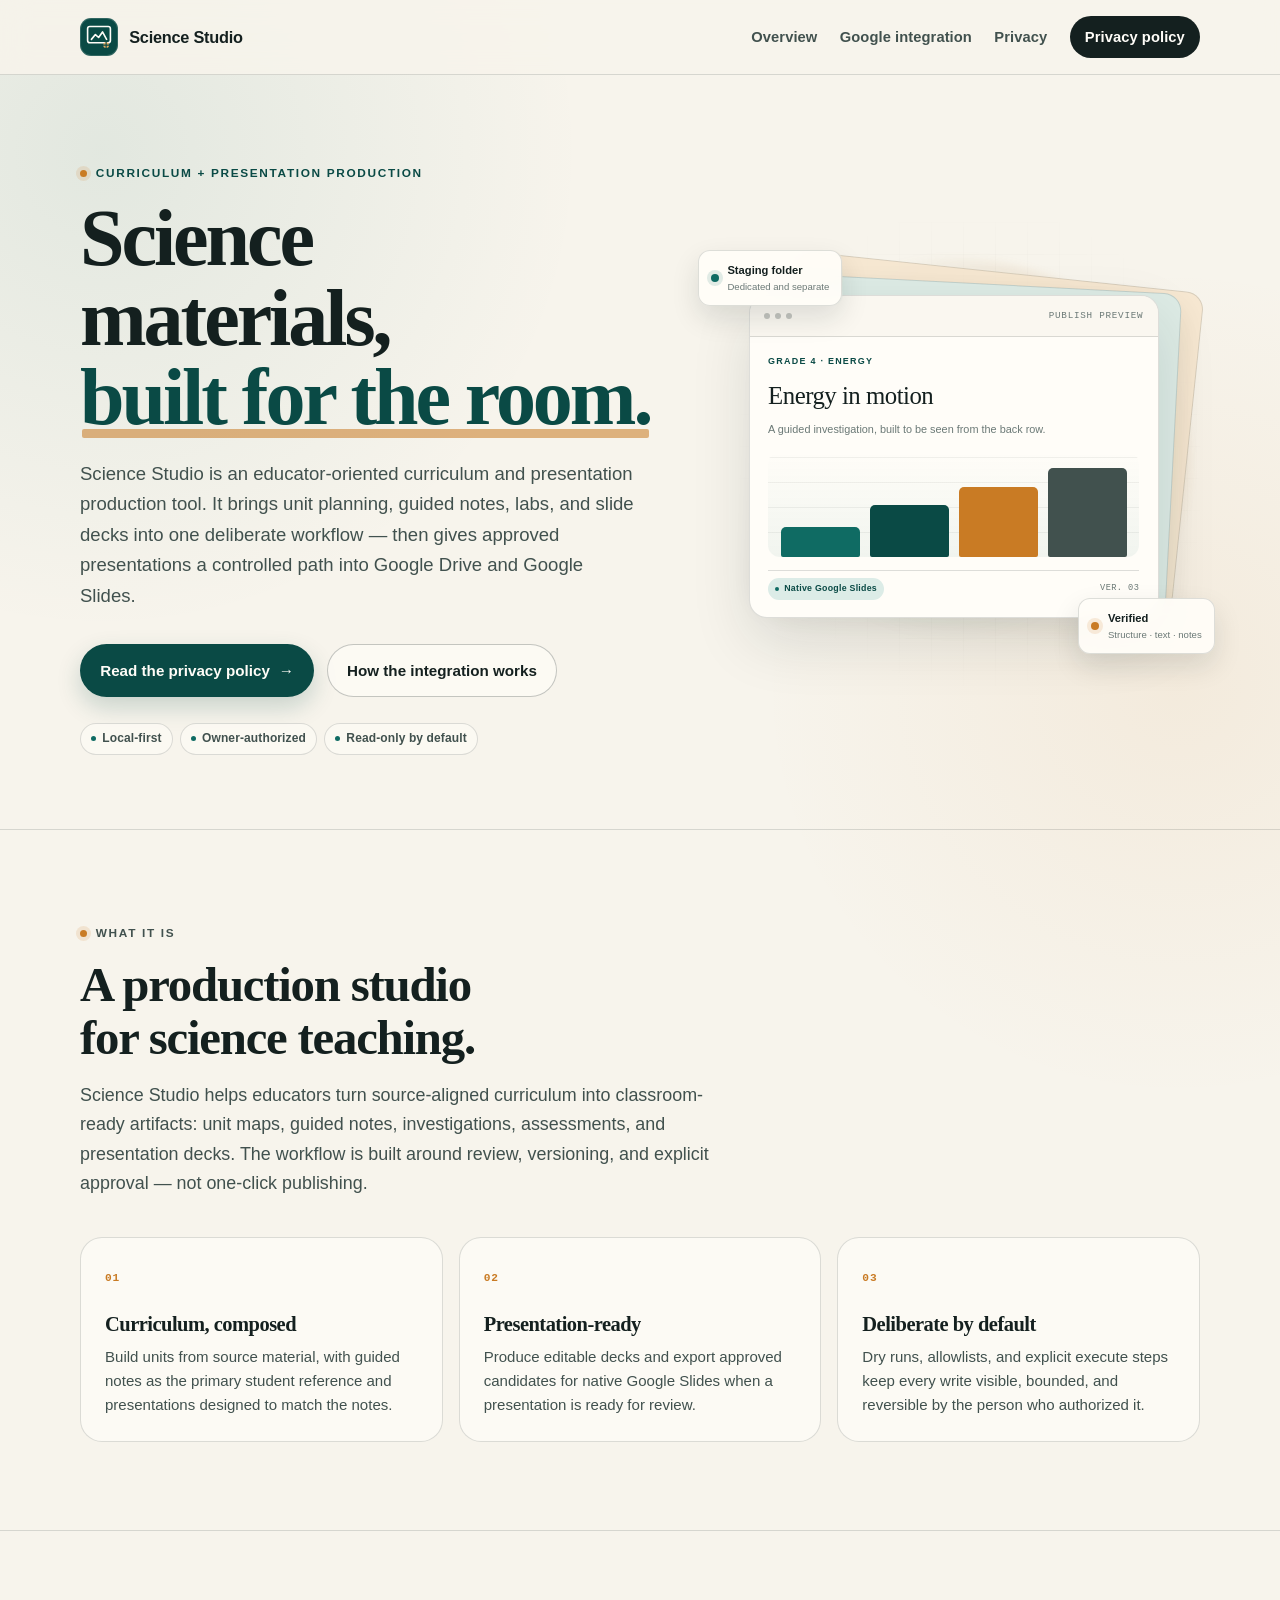
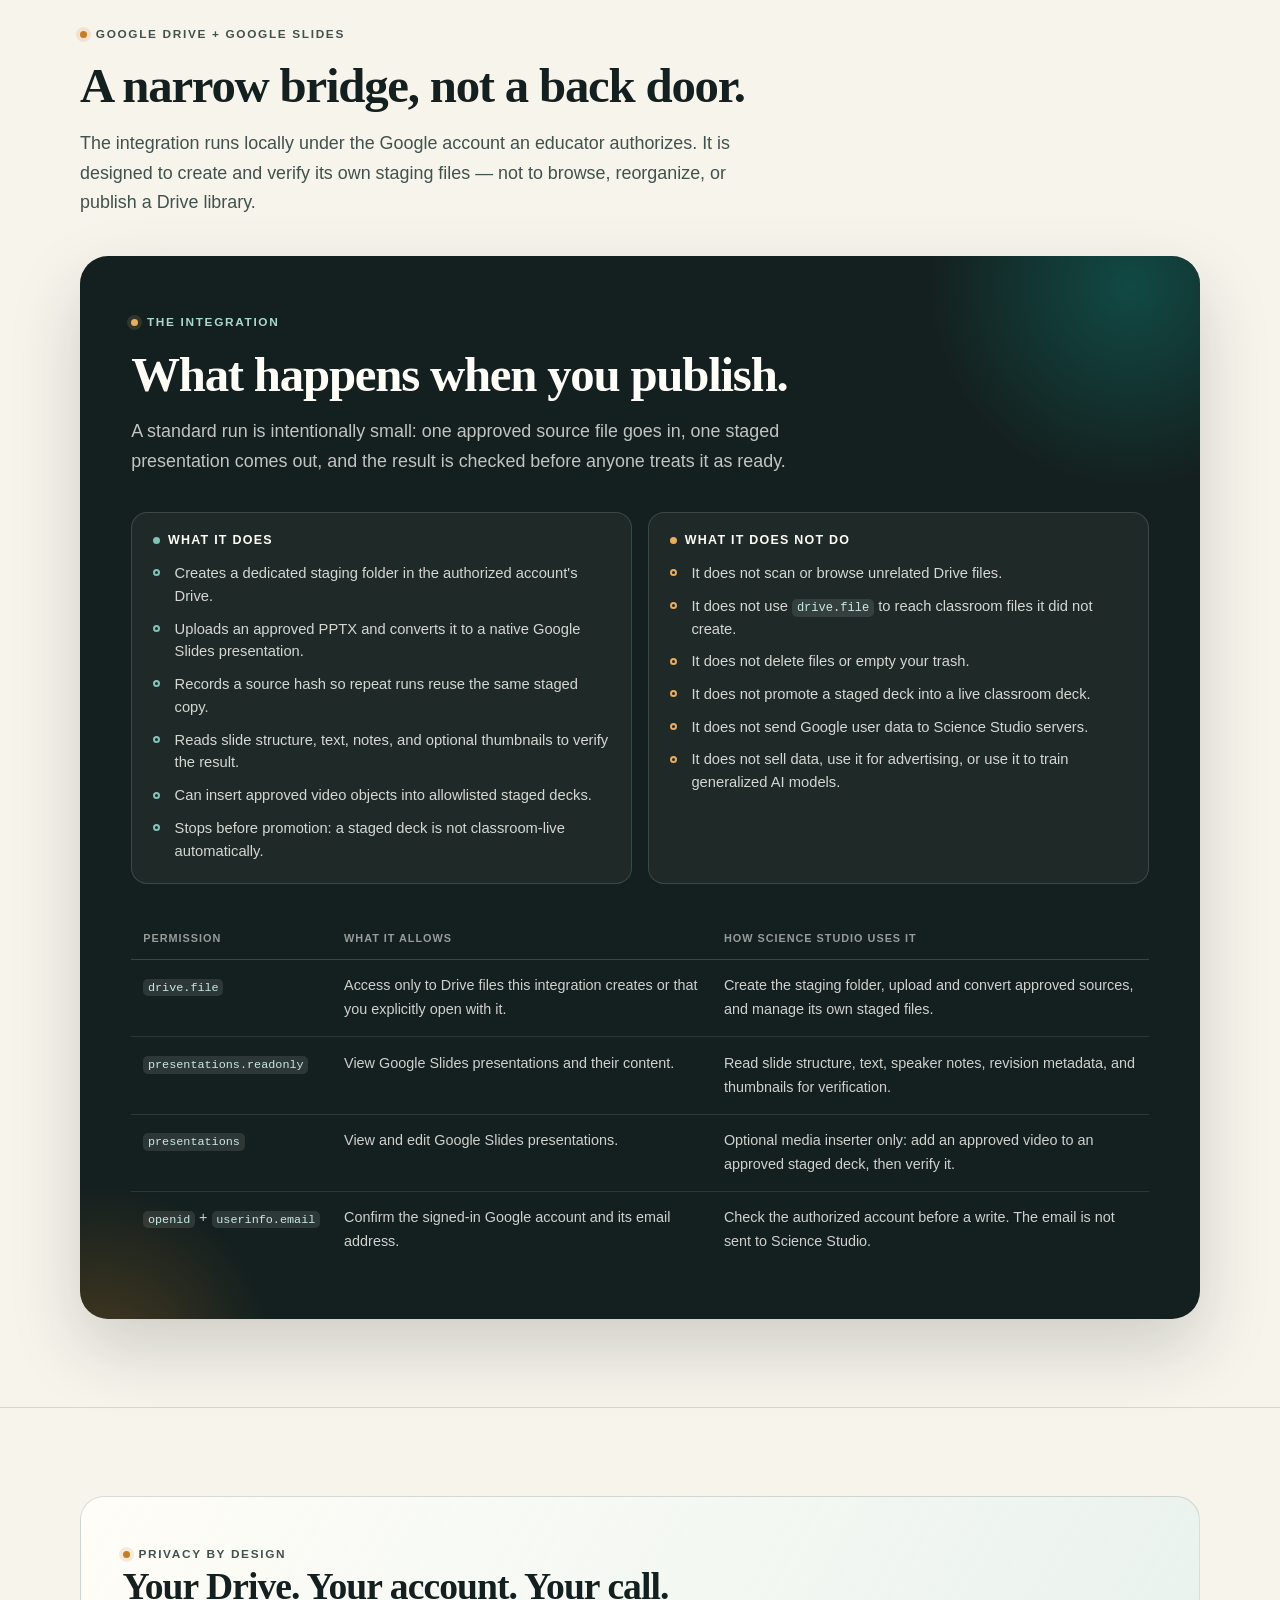
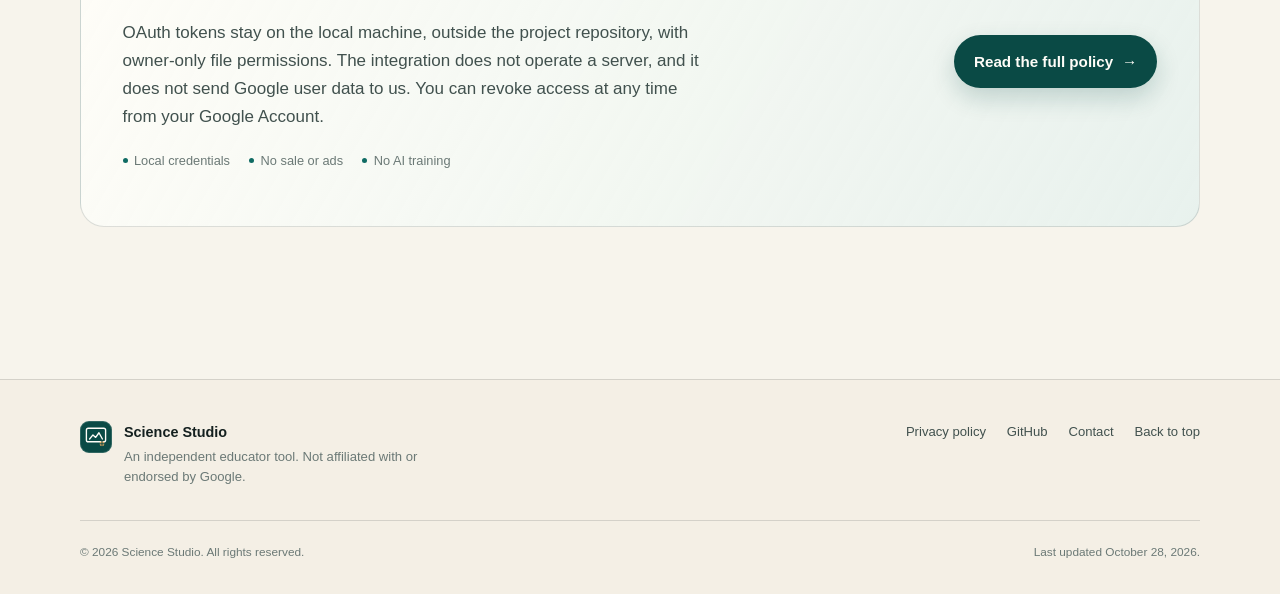
<file: index.html>
<!DOCTYPE html>
<html lang="en">
<head>
  <meta charset="utf-8">
  <meta name="viewport" content="width=device-width, initial-scale=1">
  <title>Science Studio — Curriculum and presentation production for educators</title>
  <meta name="description" content="Science Studio is an educator-oriented curriculum and presentation production tool with a controlled Google Drive and Google Slides integration.">
  <meta name="theme-color" content="#0a4a45">
  <meta property="og:title" content="Science Studio">
  <meta property="og:description" content="Curriculum and presentation production for educators, with a controlled Google Drive and Google Slides integration.">
  <meta property="og:type" content="website">
  <meta property="og:url" content="https://owenreagan-cyber.github.io/science-studio-privacy/">
  <link rel="canonical" href="https://owenreagan-cyber.github.io/science-studio-privacy/">
  <link rel="icon" href="favicon.svg" type="image/svg+xml">
  <link rel="stylesheet" href="styles.css">
</head>
<body>
  <a class="skip-link" href="#main">Skip to main content</a>

  <header class="site-header">
    <div class="wrap header-inner">
      <a class="brand" href="index.html" aria-label="Science Studio home">
        <span class="brand-mark" aria-hidden="true">
          <svg viewBox="0 0 40 40" role="img" focusable="false">
            <rect x="8" y="9" width="24" height="17" rx="2.4" fill="none" stroke="#fffdf8" stroke-width="1.7"/>
            <path d="M12 22.5l4.2-5.1 3.4 3.1 4.1-5.8 4.3 7.8" fill="none" stroke="#fffdf8" stroke-width="1.7" stroke-linecap="round" stroke-linejoin="round"/>
            <circle cx="27.5" cy="28.5" r="3.1" fill="#e7ad62"/>
            <path d="M27.5 24.2v8.6M23.2 28.5h8.6" stroke="#0a4a45" stroke-width="1.2" stroke-linecap="round"/>
          </svg>
        </span>
        Science Studio
      </a>
      <nav class="nav" aria-label="Primary">
        <a href="#overview">Overview</a>
        <a href="#google-integration">Google integration</a>
        <a href="privacy.html">Privacy</a>
        <a class="nav-cta" href="privacy.html">Privacy policy</a>
      </nav>
    </div>
  </header>

  <main id="main">
    <section class="hero">
      <div class="wrap hero-grid">
        <div class="hero-copy">
          <p class="eyebrow">Curriculum + presentation production</p>
          <h1>Science materials, <span class="accent">built for the room.</span></h1>
          <p class="lede">
            Science Studio is an educator-oriented curriculum and presentation production tool.
            It brings unit planning, guided notes, labs, and slide decks into one deliberate
            workflow — then gives approved presentations a controlled path into Google Drive
            and Google Slides.
          </p>
          <div class="actions">
            <a class="button button-primary" href="privacy.html">
              Read the privacy policy
              <span class="arrow" aria-hidden="true">→</span>
            </a>
            <a class="button button-secondary" href="#google-integration">How the integration works</a>
          </div>
          <ul class="badges" aria-label="Key properties">
            <li class="badge">Local-first</li>
            <li class="badge">Owner-authorized</li>
            <li class="badge">Read-only by default</li>
          </ul>
        </div>

        <div class="hero-visual" aria-label="Illustration of a Science Studio presentation being prepared for Google Slides">
          <div class="deck" aria-hidden="true">
            <div class="deck-sheet back"></div>
            <div class="deck-sheet middle"></div>
            <div class="deck-sheet front">
              <div class="deck-topbar">
                <div class="deck-dots"><span></span><span></span><span></span></div>
                <span class="deck-label">Publish preview</span>
              </div>
              <div class="deck-body">
                <span class="deck-kicker">Grade 4 · Energy</span>
                <p class="deck-title">Energy in motion</p>
                <p class="deck-sub">A guided investigation, built to be seen from the back row.</p>
                <div class="deck-chart">
                  <span class="deck-bar" style="height: 32%"></span>
                  <span class="deck-bar" style="height: 55%"></span>
                  <span class="deck-bar" style="height: 74%"></span>
                  <span class="deck-bar" style="height: 94%"></span>
                </div>
                <div class="deck-foot">
                  <span class="deck-pill">Native Google Slides</span>
                  <span>Ver. 03</span>
                </div>
              </div>
            </div>
          </div>
          <div class="float-chip one" aria-hidden="true">
            <span class="mini-dot"></span>
            <span>Staging folder<small>Dedicated and separate</small></span>
          </div>
          <div class="float-chip two" aria-hidden="true">
            <span class="mini-dot"></span>
            <span>Verified<small>Structure · text · notes</small></span>
          </div>
        </div>
      </div>
    </section>

    <section class="section" id="overview">
      <div class="wrap">
        <div class="section-head">
          <p class="eyebrow">What it is</p>
          <h2>A production studio for science teaching.</h2>
          <p class="lede">
            Science Studio helps educators turn source-aligned curriculum into classroom-ready
            artifacts: unit maps, guided notes, investigations, assessments, and presentation decks.
            The workflow is built around review, versioning, and explicit approval — not one-click
            publishing.
          </p>
        </div>

        <div class="card-grid">
          <article class="card">
            <span class="card-number">01</span>
            <h3>Curriculum, composed</h3>
            <p>
              Build units from source material, with guided notes as the primary student
              reference and presentations designed to match the notes.
            </p>
          </article>
          <article class="card">
            <span class="card-number">02</span>
            <h3>Presentation-ready</h3>
            <p>
              Produce editable decks and export approved candidates for native Google Slides
              when a presentation is ready for review.
            </p>
          </article>
          <article class="card">
            <span class="card-number">03</span>
            <h3>Deliberate by default</h3>
            <p>
              Dry runs, allowlists, and explicit execute steps keep every write visible,
              bounded, and reversible by the person who authorized it.
            </p>
          </article>
        </div>
      </div>
    </section>

    <section class="section" id="google-integration">
      <div class="wrap">
        <div class="section-head">
          <p class="eyebrow">Google Drive + Google Slides</p>
          <h2>A narrow bridge, not a back door.</h2>
          <p class="lede">
            The integration runs locally under the Google account an educator authorizes.
            It is designed to create and verify its own staging files — not to browse,
            reorganize, or publish a Drive library.
          </p>
        </div>

        <div class="panel">
          <p class="eyebrow">The integration</p>
          <h2>What happens when you publish.</h2>
          <p class="lede">
            A standard run is intentionally small: one approved source file goes in, one
            staged presentation comes out, and the result is checked before anyone treats
            it as ready.
          </p>

          <div class="panel-grid">
            <div class="panel-col">
              <h3>What it does</h3>
              <ul class="check-list">
                <li>Creates a dedicated staging folder in the authorized account's Drive.</li>
                <li>Uploads an approved PPTX and converts it to a native Google Slides presentation.</li>
                <li>Records a source hash so repeat runs reuse the same staged copy.</li>
                <li>Reads slide structure, text, notes, and optional thumbnails to verify the result.</li>
                <li>Can insert approved video objects into allowlisted staged decks.</li>
                <li>Stops before promotion: a staged deck is not classroom-live automatically.</li>
              </ul>
            </div>
            <div class="panel-col muted">
              <h3>What it does not do</h3>
              <ul class="check-list">
                <li>It does not scan or browse unrelated Drive files.</li>
                <li>It does not use <code>drive.file</code> to reach classroom files it did not create.</li>
                <li>It does not delete files or empty your trash.</li>
                <li>It does not promote a staged deck into a live classroom deck.</li>
                <li>It does not send Google user data to Science Studio servers.</li>
                <li>It does not sell data, use it for advertising, or use it to train generalized AI models.</li>
              </ul>
            </div>
          </div>

          <table class="scope-table">
            <caption class="visually-hidden">Google API scopes used by the Science Studio integration</caption>
            <thead>
              <tr>
                <th scope="col">Permission</th>
                <th scope="col">What it allows</th>
                <th scope="col">How Science Studio uses it</th>
              </tr>
            </thead>
            <tbody>
              <tr>
                <td><span class="scope">drive.file</span></td>
                <td data-label="Allows">Access only to Drive files this integration creates or that you explicitly open with it.</td>
                <td data-label="Use">Create the staging folder, upload and convert approved sources, and manage its own staged files.</td>
              </tr>
              <tr>
                <td><span class="scope">presentations.readonly</span></td>
                <td data-label="Allows">View Google Slides presentations and their content.</td>
                <td data-label="Use">Read slide structure, text, speaker notes, revision metadata, and thumbnails for verification.</td>
              </tr>
              <tr>
                <td><span class="scope">presentations</span></td>
                <td data-label="Allows">View and edit Google Slides presentations.</td>
                <td data-label="Use">Optional media inserter only: add an approved video to an approved staged deck, then verify it.</td>
              </tr>
              <tr>
                <td><span class="scope">openid</span> + <span class="scope">userinfo.email</span></td>
                <td data-label="Allows">Confirm the signed-in Google account and its email address.</td>
                <td data-label="Use">Check the authorized account before a write. The email is not sent to Science Studio.</td>
              </tr>
            </tbody>
          </table>
        </div>
      </div>
    </section>

    <section class="section" id="privacy">
      <div class="wrap">
        <div class="privacy-callout">
          <div>
            <p class="eyebrow">Privacy by design</p>
            <h2>Your Drive. Your account. Your call.</h2>
            <p>
              OAuth tokens stay on the local machine, outside the project repository,
              with owner-only file permissions. The integration does not operate a server,
              and it does not send Google user data to us. You can revoke access at any time
              from your Google Account.
            </p>
            <ul class="fact-row" aria-label="Privacy highlights">
              <li>Local credentials</li>
              <li>No sale or ads</li>
              <li>No AI training</li>
            </ul>
          </div>
          <a class="button button-primary" href="privacy.html">
            Read the full policy
            <span class="arrow" aria-hidden="true">→</span>
          </a>
        </div>
      </div>
    </section>
  </main>

  <footer class="site-footer">
    <div class="wrap footer-inner">
      <div class="footer-brand">
        <span class="brand-mark" aria-hidden="true">
          <svg viewBox="0 0 40 40" role="img" focusable="false">
            <rect x="8" y="9" width="24" height="17" rx="2.4" fill="none" stroke="#fffdf8" stroke-width="1.7"/>
            <path d="M12 22.5l4.2-5.1 3.4 3.1 4.1-5.8 4.3 7.8" fill="none" stroke="#fffdf8" stroke-width="1.7" stroke-linecap="round" stroke-linejoin="round"/>
            <circle cx="27.5" cy="28.5" r="3.1" fill="#e7ad62"/>
            <path d="M27.5 24.2v8.6M23.2 28.5h8.6" stroke="#0a4a45" stroke-width="1.2" stroke-linecap="round"/>
          </svg>
        </span>
        <p>
          <strong>Science Studio</strong>
          An independent educator tool. Not affiliated with or endorsed by Google.
        </p>
      </div>
      <nav class="footer-links" aria-label="Footer">
        <a href="privacy.html">Privacy policy</a>
        <a href="https://github.com/owenreagan-cyber/science-studio-privacy" rel="noopener">GitHub</a>
        <a href="https://github.com/owenreagan-cyber/science-studio-privacy/issues" rel="noopener">Contact</a>
        <a href="#main">Back to top</a>
      </nav>
      <div class="footer-note">
        <span>© 2026 Science Studio. All rights reserved.</span>
        <span>Last updated October 28, 2026.</span>
      </div>
    </div>
  </footer>
</body>
</html>
</file>
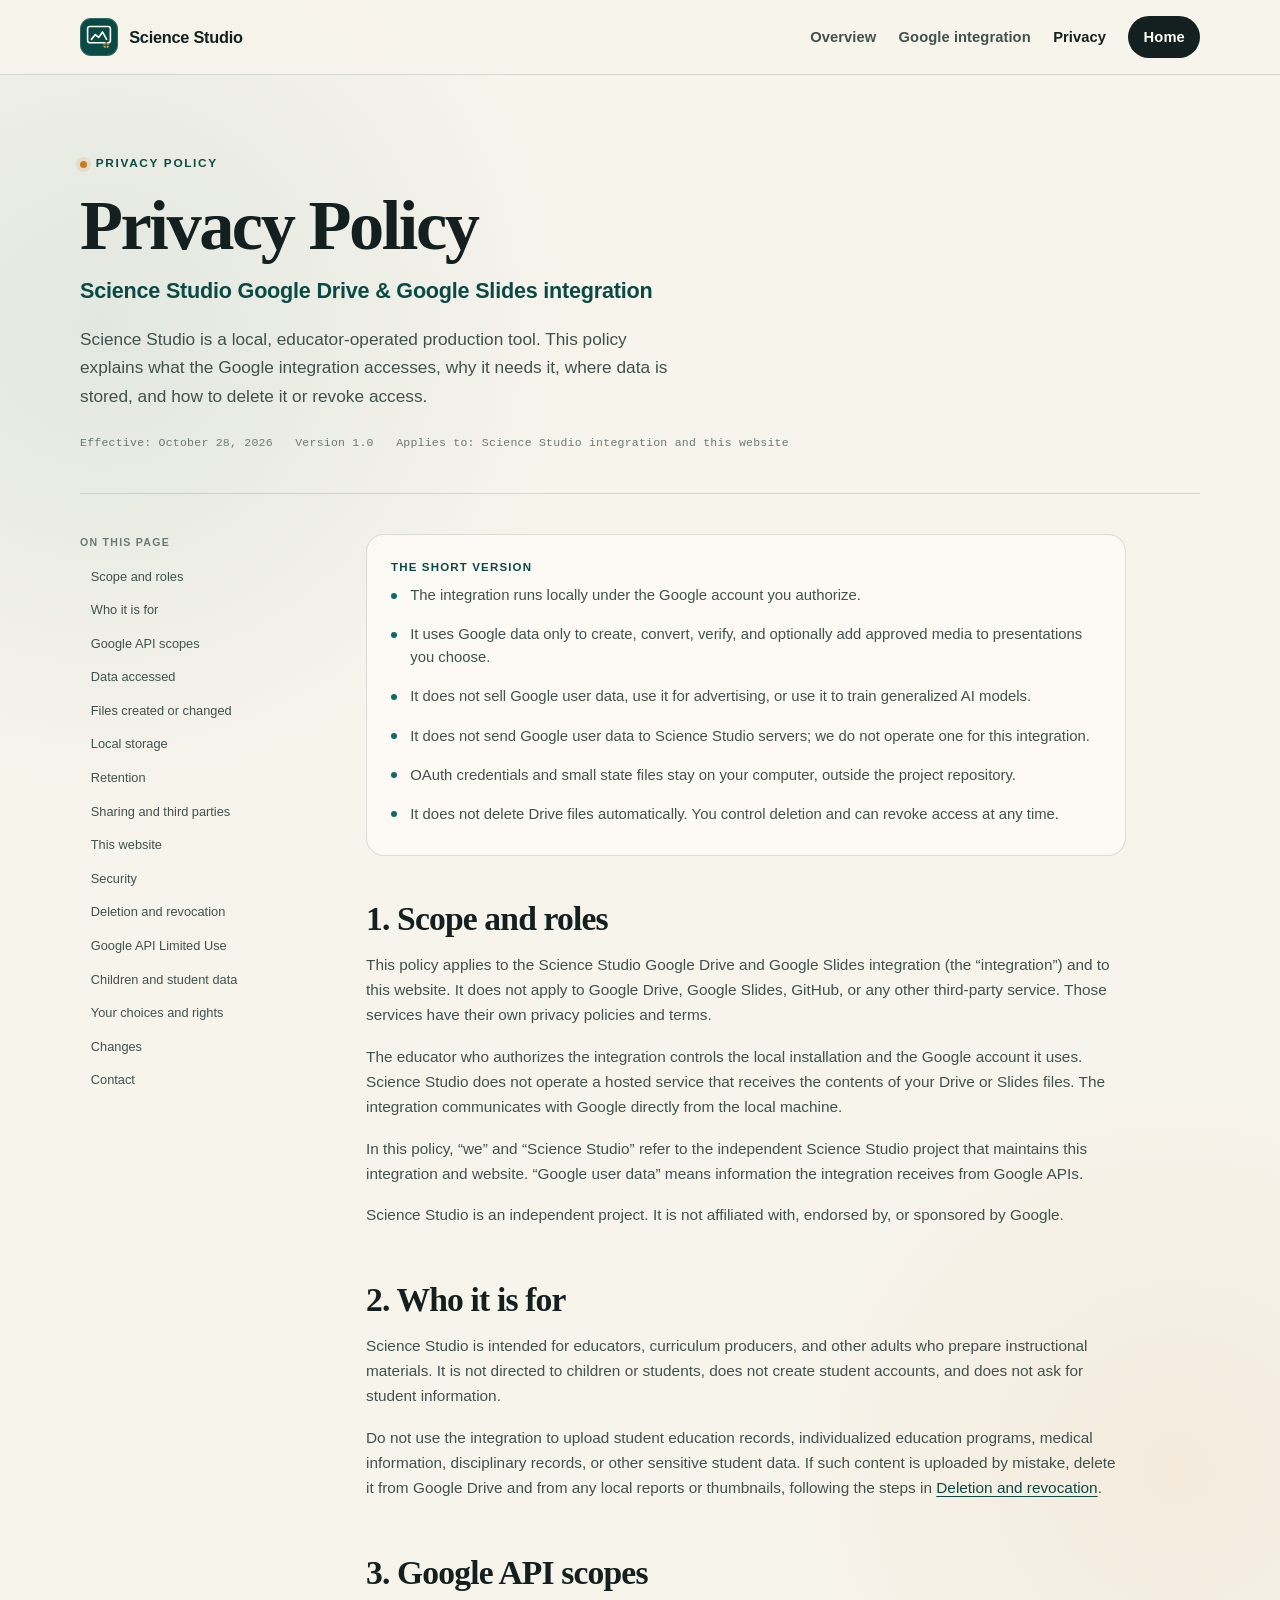
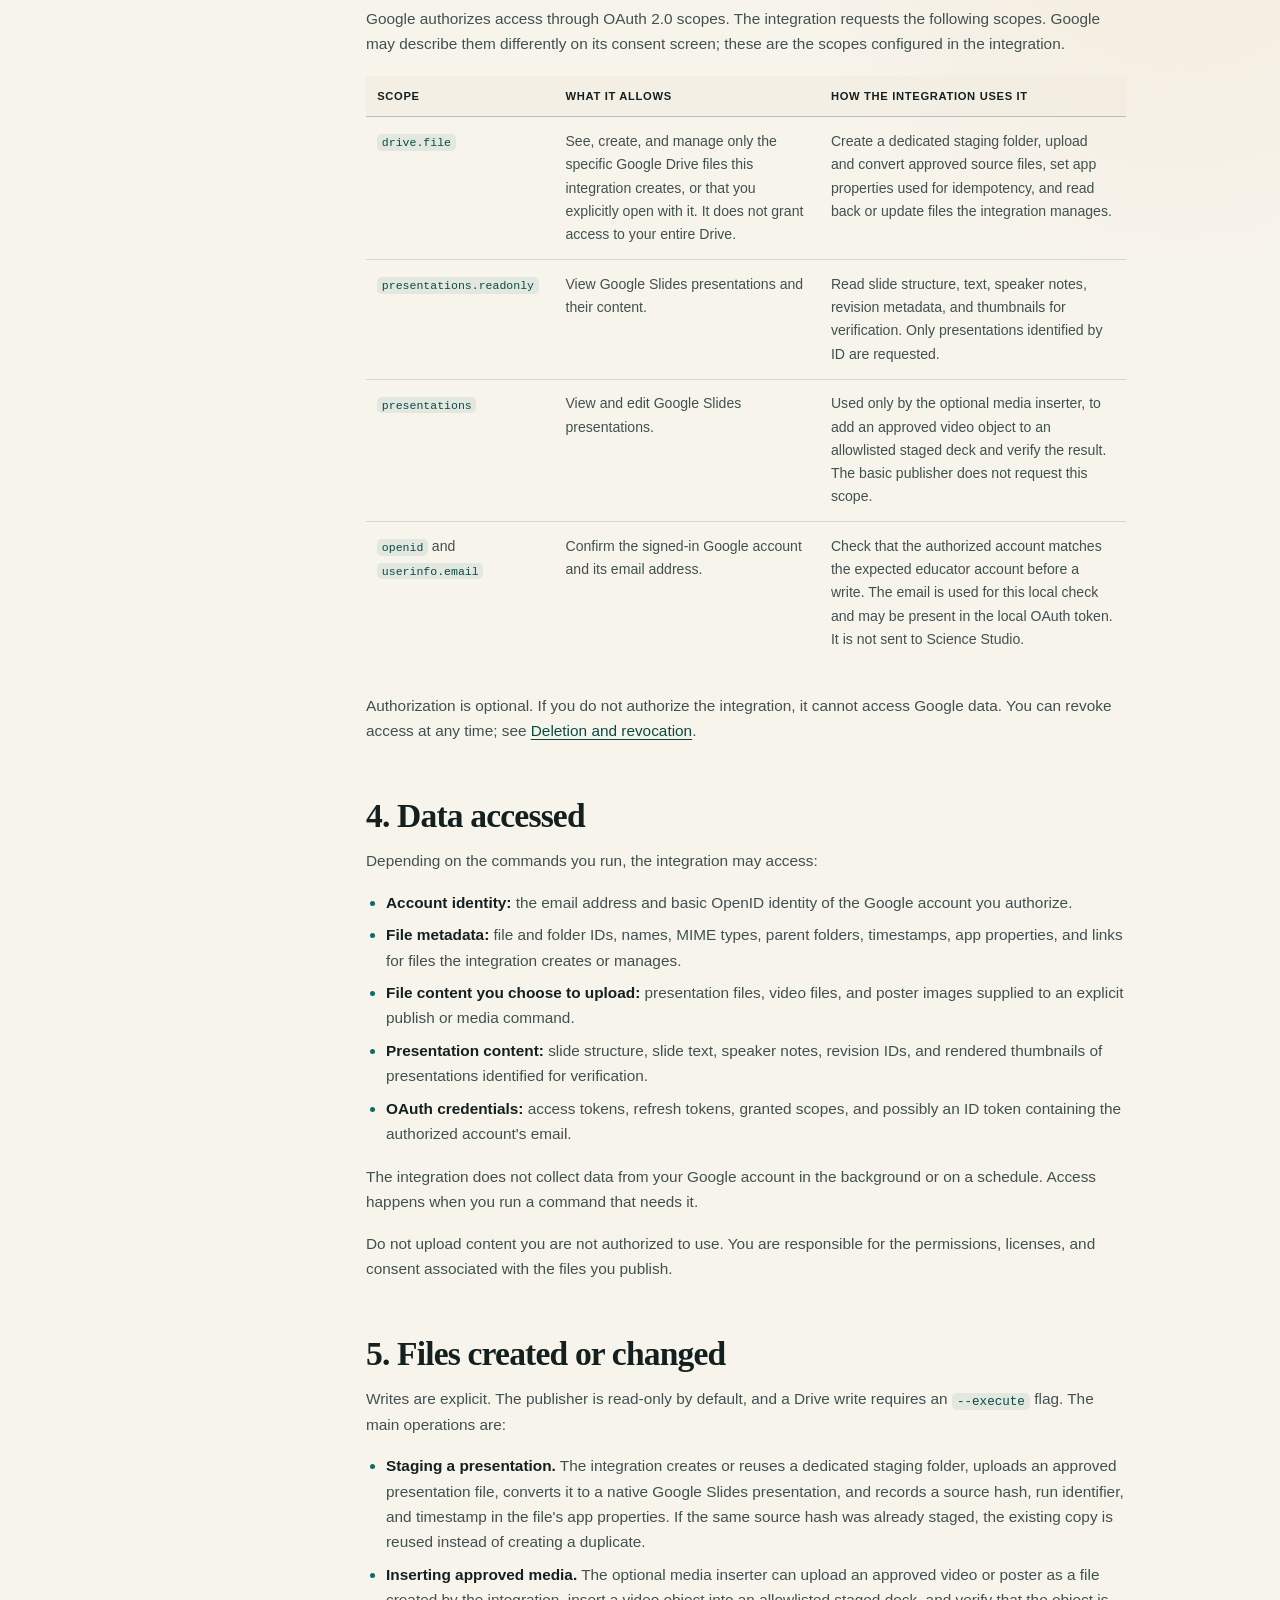
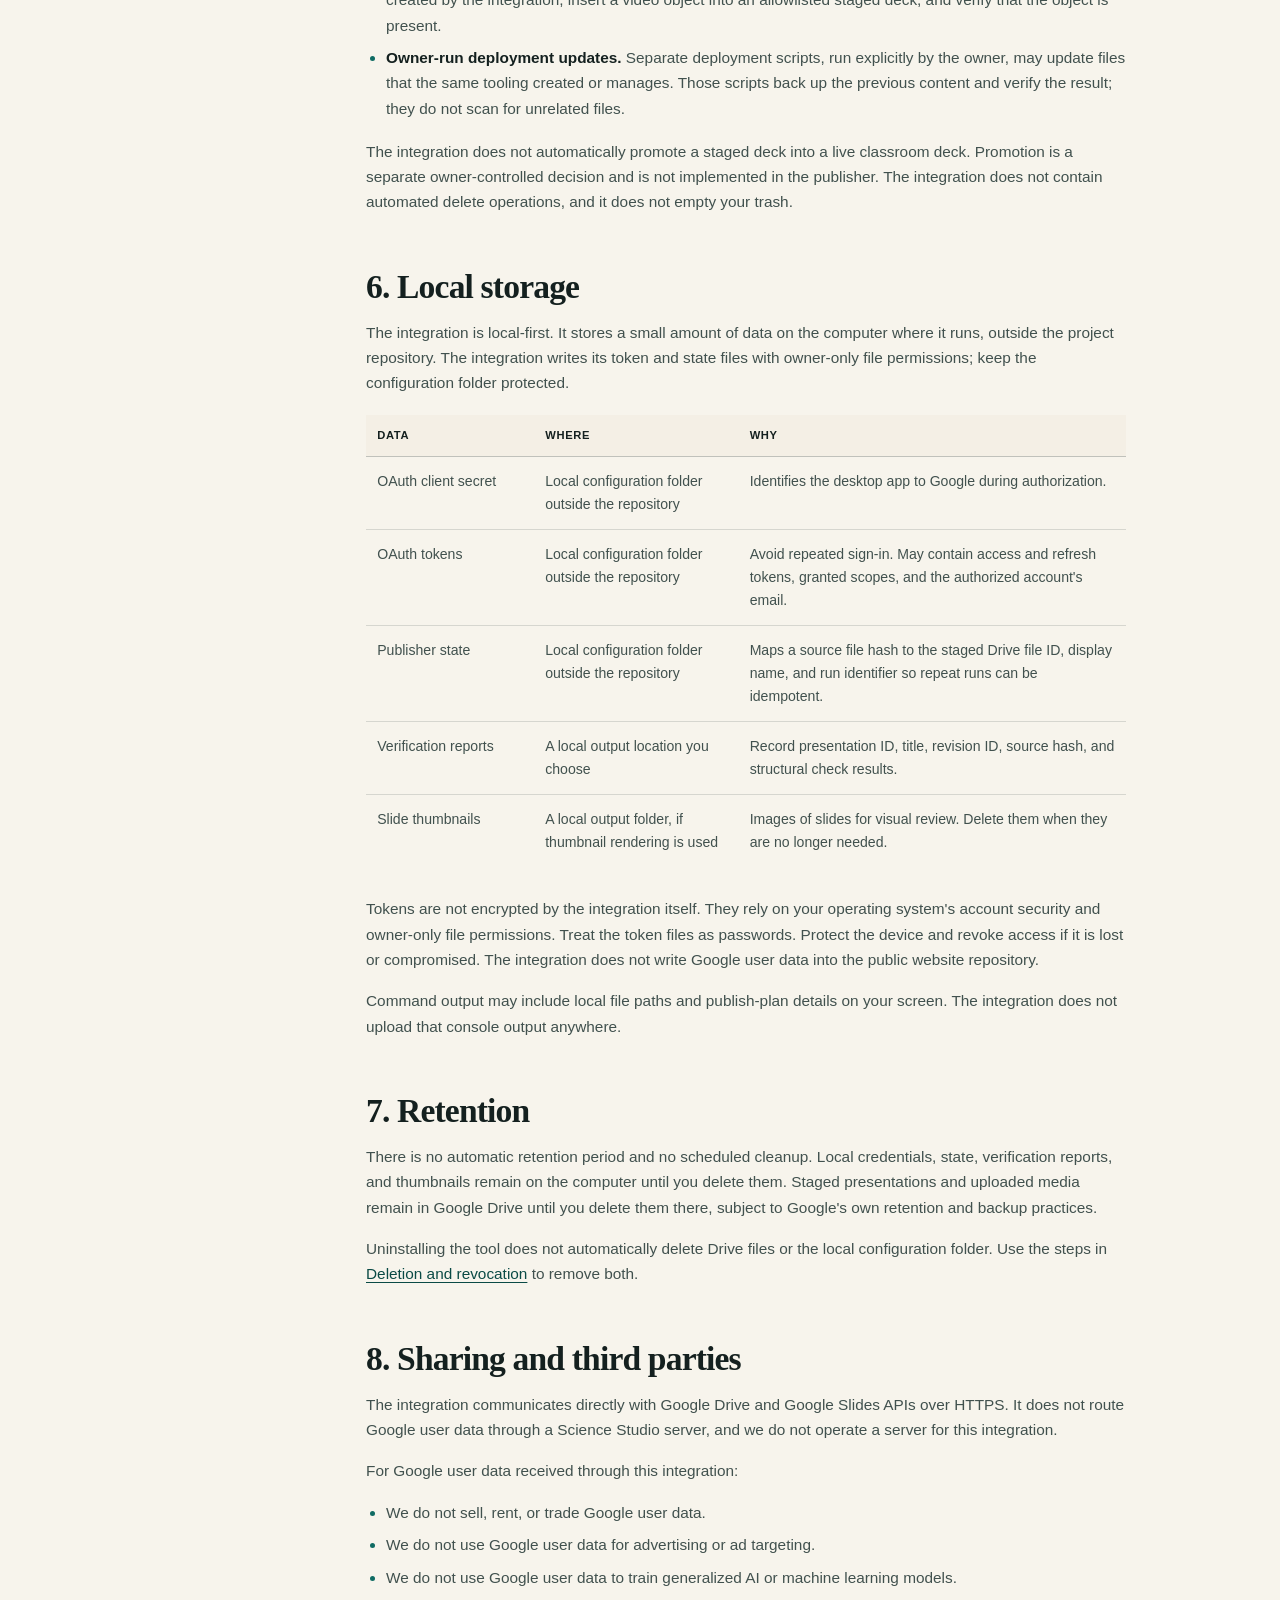
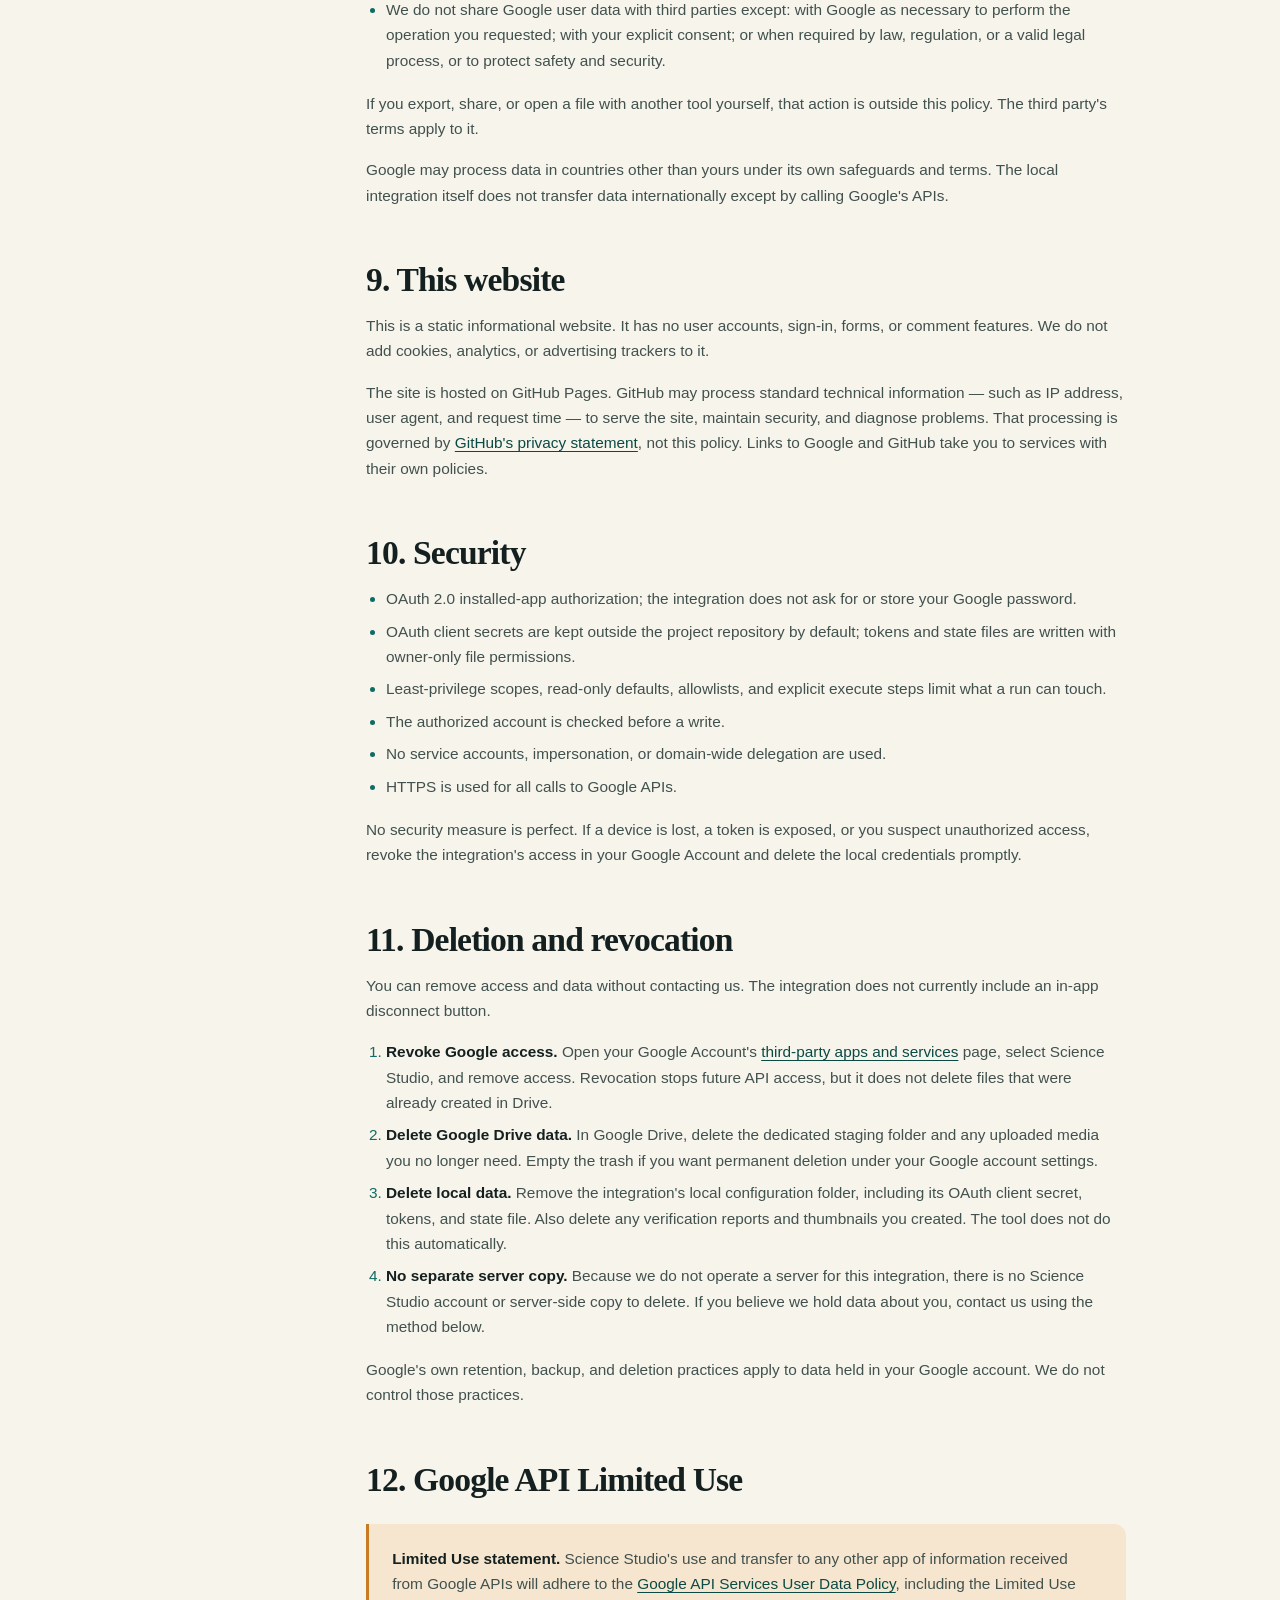
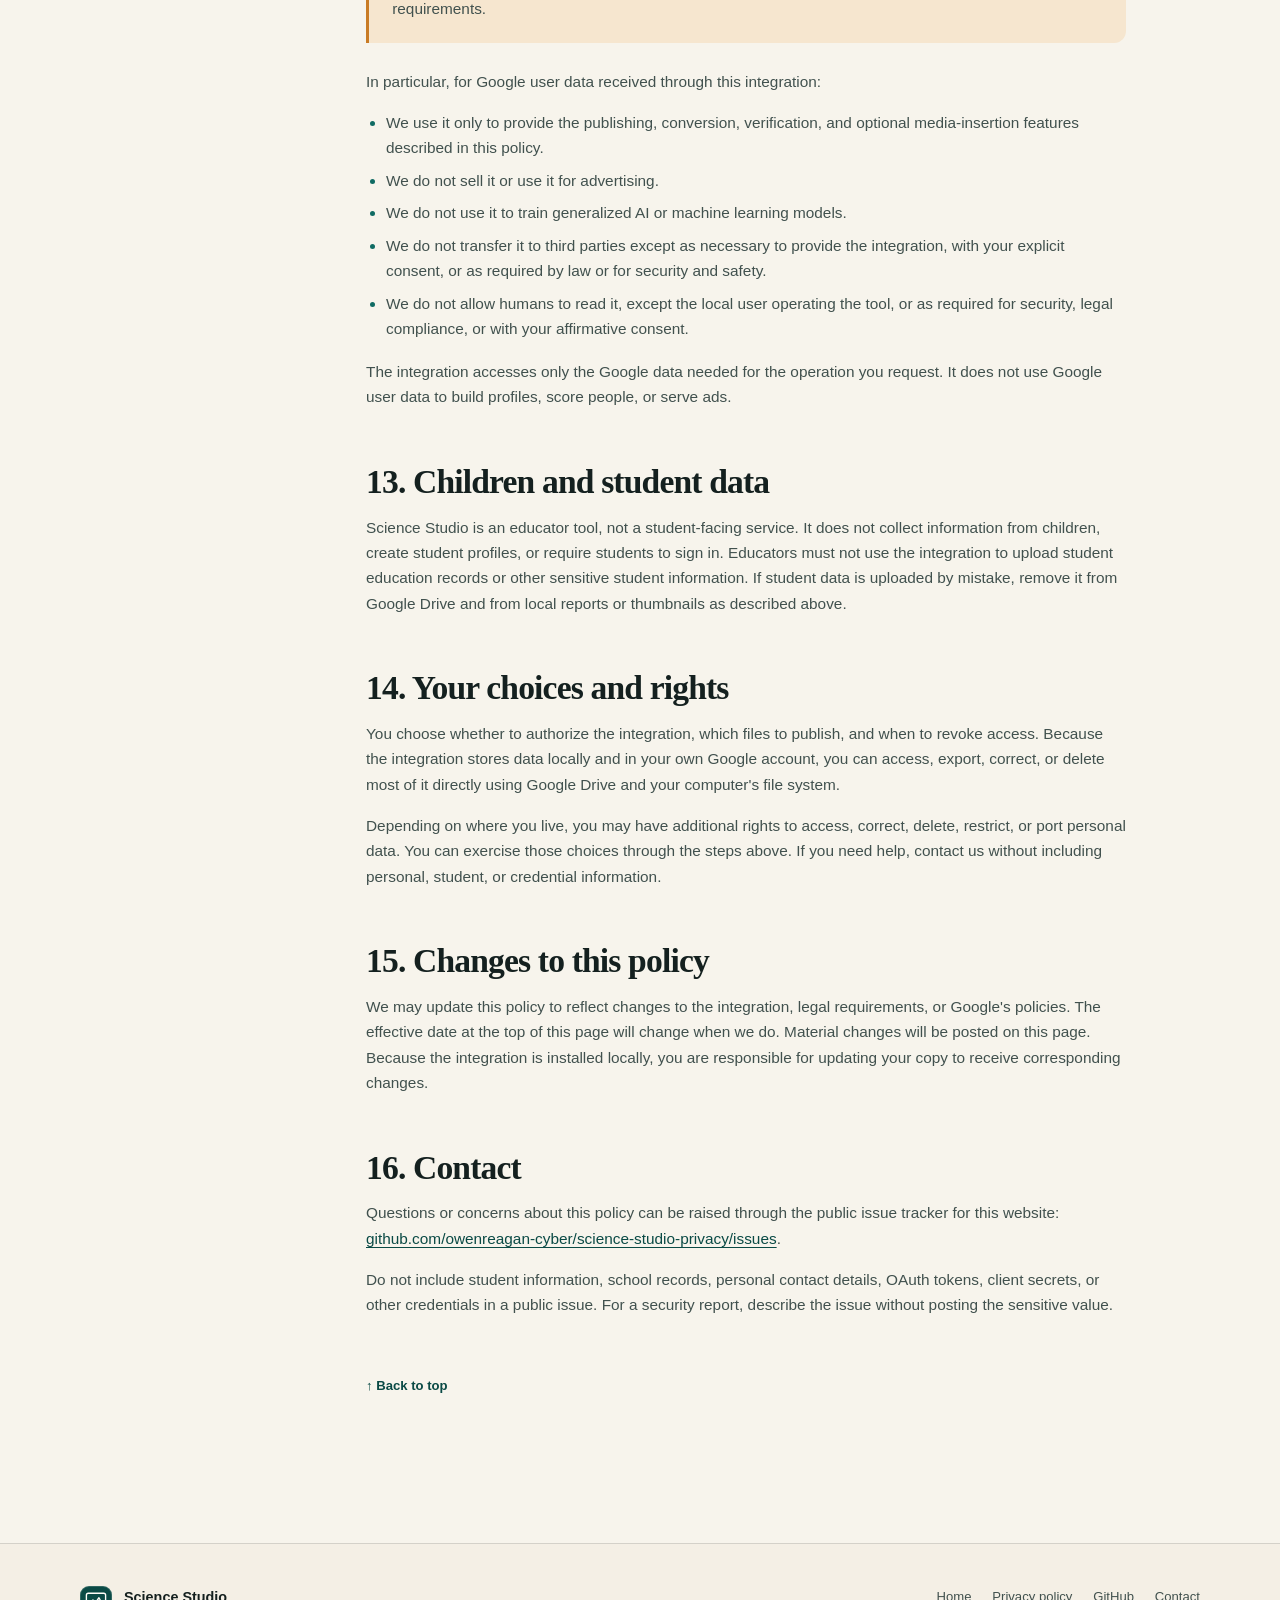
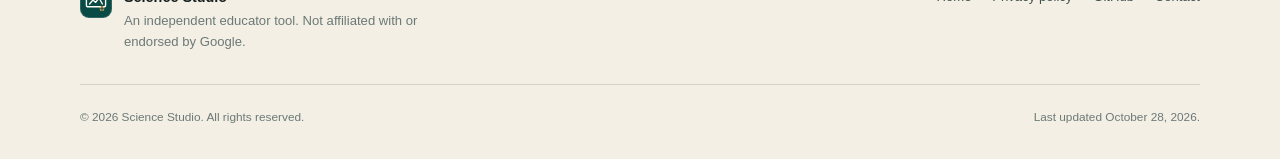
<file: privacy.html>
<!DOCTYPE html>
<html lang="en">
<head>
  <meta charset="utf-8">
  <meta name="viewport" content="width=device-width, initial-scale=1">
  <title>Privacy Policy — Science Studio</title>
  <meta name="description" content="Privacy policy for the Science Studio Google Drive and Google Slides integration, including what is accessed, stored, shared, retained, and how to revoke access.">
  <meta name="theme-color" content="#0a4a45">
  <meta property="og:title" content="Privacy Policy — Science Studio">
  <meta property="og:description" content="How the Science Studio Google Drive and Google Slides integration handles data.">
  <meta property="og:type" content="website">
  <meta property="og:url" content="https://owenreagan-cyber.github.io/science-studio-privacy/privacy.html">
  <link rel="canonical" href="https://owenreagan-cyber.github.io/science-studio-privacy/privacy.html">
  <link rel="icon" href="favicon.svg" type="image/svg+xml">
  <link rel="stylesheet" href="styles.css">
</head>
<body>
  <a class="skip-link" href="#main">Skip to main content</a>

  <header class="site-header">
    <div class="wrap header-inner">
      <a class="brand" href="index.html" aria-label="Science Studio home">
        <span class="brand-mark" aria-hidden="true">
          <svg viewBox="0 0 40 40" role="img" focusable="false">
            <rect x="8" y="9" width="24" height="17" rx="2.4" fill="none" stroke="#fffdf8" stroke-width="1.7"/>
            <path d="M12 22.5l4.2-5.1 3.4 3.1 4.1-5.8 4.3 7.8" fill="none" stroke="#fffdf8" stroke-width="1.7" stroke-linecap="round" stroke-linejoin="round"/>
            <circle cx="27.5" cy="28.5" r="3.1" fill="#e7ad62"/>
            <path d="M27.5 24.2v8.6M23.2 28.5h8.6" stroke="#0a4a45" stroke-width="1.2" stroke-linecap="round"/>
          </svg>
        </span>
        Science Studio
      </a>
      <nav class="nav" aria-label="Primary">
        <a href="index.html#overview">Overview</a>
        <a href="index.html#google-integration">Google integration</a>
        <a href="privacy.html" aria-current="page">Privacy</a>
        <a class="nav-cta" href="index.html">Home</a>
      </nav>
    </div>
  </header>

  <main id="main">
    <section class="policy-hero">
      <div class="wrap">
        <p class="eyebrow">Privacy policy</p>
        <h1>Privacy Policy</h1>
        <p class="policy-subtitle">Science Studio Google Drive &amp; Google Slides integration</p>
        <p class="lede">
          Science Studio is a local, educator-operated production tool. This policy explains
          what the Google integration accesses, why it needs it, where data is stored, and how
          to delete it or revoke access.
        </p>
        <div class="meta-line">
          <span>Effective: October 28, 2026</span>
          <span>Version 1.0</span>
          <span>Applies to: Science Studio integration and this website</span>
        </div>
      </div>
    </section>

    <div class="wrap policy-layout">
      <aside class="toc" aria-label="On this page">
        <p class="toc-title">On this page</p>
        <ol>
          <li><a href="#scope">Scope and roles</a></li>
          <li><a href="#audience">Who it is for</a></li>
          <li><a href="#scopes">Google API scopes</a></li>
          <li><a href="#access">Data accessed</a></li>
          <li><a href="#writes">Files created or changed</a></li>
          <li><a href="#local">Local storage</a></li>
          <li><a href="#retention">Retention</a></li>
          <li><a href="#sharing">Sharing and third parties</a></li>
          <li><a href="#website">This website</a></li>
          <li><a href="#security">Security</a></li>
          <li><a href="#deletion">Deletion and revocation</a></li>
          <li><a href="#limited-use">Google API Limited Use</a></li>
          <li><a href="#children">Children and student data</a></li>
          <li><a href="#rights">Your choices and rights</a></li>
          <li><a href="#changes">Changes</a></li>
          <li><a href="#contact">Contact</a></li>
        </ol>
      </aside>

      <article class="policy">
        <div class="summary">
          <h2>The short version</h2>
          <ul>
            <li>The integration runs locally under the Google account you authorize.</li>
            <li>It uses Google data only to create, convert, verify, and optionally add approved media to presentations you choose.</li>
            <li>It does not sell Google user data, use it for advertising, or use it to train generalized AI models.</li>
            <li>It does not send Google user data to Science Studio servers; we do not operate one for this integration.</li>
            <li>OAuth credentials and small state files stay on your computer, outside the project repository.</li>
            <li>It does not delete Drive files automatically. You control deletion and can revoke access at any time.</li>
          </ul>
        </div>

        <h2 id="scope">1. Scope and roles</h2>
        <p>
          This policy applies to the Science Studio Google Drive and Google Slides integration
          (the “integration”) and to this website. It does not apply to Google Drive, Google
          Slides, GitHub, or any other third-party service. Those services have their own
          privacy policies and terms.
        </p>
        <p>
          The educator who authorizes the integration controls the local installation and the
          Google account it uses. Science Studio does not operate a hosted service that receives
          the contents of your Drive or Slides files. The integration communicates with Google
          directly from the local machine.
        </p>
        <p>
          In this policy, “we” and “Science Studio” refer to the independent Science Studio
          project that maintains this integration and website. “Google user data” means
          information the integration receives from Google APIs.
        </p>
        <p>
          Science Studio is an independent project. It is not affiliated with, endorsed by, or
          sponsored by Google.
        </p>

        <h2 id="audience">2. Who it is for</h2>
        <p>
          Science Studio is intended for educators, curriculum producers, and other adults who
          prepare instructional materials. It is not directed to children or students, does not
          create student accounts, and does not ask for student information.
        </p>
        <p>
          Do not use the integration to upload student education records, individualized
          education programs, medical information, disciplinary records, or other sensitive
          student data. If such content is uploaded by mistake, delete it from Google Drive and
          from any local reports or thumbnails, following the steps in
          <a href="#deletion">Deletion and revocation</a>.
        </p>

        <h2 id="scopes">3. Google API scopes</h2>
        <p>
          Google authorizes access through OAuth 2.0 scopes. The integration requests the
          following scopes. Google may describe them differently on its consent screen; these
          are the scopes configured in the integration.
        </p>

        <table>
          <caption class="visually-hidden">Google API scopes used by the Science Studio integration</caption>
          <thead>
            <tr>
              <th scope="col">Scope</th>
              <th scope="col">What it allows</th>
              <th scope="col">How the integration uses it</th>
            </tr>
          </thead>
          <tbody>
            <tr>
              <td><code>drive.file</code></td>
              <td data-label="Allows">
                See, create, and manage only the specific Google Drive files this integration
                creates, or that you explicitly open with it. It does not grant access to your
                entire Drive.
              </td>
              <td data-label="Use">
                Create a dedicated staging folder, upload and convert approved source files,
                set app properties used for idempotency, and read back or update files the
                integration manages.
              </td>
            </tr>
            <tr>
              <td><code>presentations.readonly</code></td>
              <td data-label="Allows">View Google Slides presentations and their content.</td>
              <td data-label="Use">
                Read slide structure, text, speaker notes, revision metadata, and thumbnails
                for verification. Only presentations identified by ID are requested.
              </td>
            </tr>
            <tr>
              <td><code>presentations</code></td>
              <td data-label="Allows">View and edit Google Slides presentations.</td>
              <td data-label="Use">
                Used only by the optional media inserter, to add an approved video object to an
                allowlisted staged deck and verify the result. The basic publisher does not
                request this scope.
              </td>
            </tr>
            <tr>
              <td><code>openid</code> and <code>userinfo.email</code></td>
              <td data-label="Allows">Confirm the signed-in Google account and its email address.</td>
              <td data-label="Use">
                Check that the authorized account matches the expected educator account before
                a write. The email is used for this local check and may be present in the local
                OAuth token. It is not sent to Science Studio.
              </td>
            </tr>
          </tbody>
        </table>

        <p>
          Authorization is optional. If you do not authorize the integration, it cannot access
          Google data. You can revoke access at any time; see
          <a href="#deletion">Deletion and revocation</a>.
        </p>

        <h2 id="access">4. Data accessed</h2>
        <p>Depending on the commands you run, the integration may access:</p>
        <ul>
          <li><strong>Account identity:</strong> the email address and basic OpenID identity of the Google account you authorize.</li>
          <li><strong>File metadata:</strong> file and folder IDs, names, MIME types, parent folders, timestamps, app properties, and links for files the integration creates or manages.</li>
          <li><strong>File content you choose to upload:</strong> presentation files, video files, and poster images supplied to an explicit publish or media command.</li>
          <li><strong>Presentation content:</strong> slide structure, slide text, speaker notes, revision IDs, and rendered thumbnails of presentations identified for verification.</li>
          <li><strong>OAuth credentials:</strong> access tokens, refresh tokens, granted scopes, and possibly an ID token containing the authorized account's email.</li>
        </ul>
        <p>
          The integration does not collect data from your Google account in the background or
          on a schedule. Access happens when you run a command that needs it.
        </p>
        <p>
          Do not upload content you are not authorized to use. You are responsible for the
          permissions, licenses, and consent associated with the files you publish.
        </p>

        <h2 id="writes">5. Files created or changed</h2>
        <p>
          Writes are explicit. The publisher is read-only by default, and a Drive write requires
          an <code>--execute</code> flag. The main operations are:
        </p>
        <ul>
          <li>
            <strong>Staging a presentation.</strong> The integration creates or reuses a
            dedicated staging folder, uploads an approved presentation file, converts it to a
            native Google Slides presentation, and records a source hash, run identifier, and
            timestamp in the file's app properties. If the same source hash was already staged,
            the existing copy is reused instead of creating a duplicate.
          </li>
          <li>
            <strong>Inserting approved media.</strong> The optional media inserter can upload an
            approved video or poster as a file created by the integration, insert a video object
            into an allowlisted staged deck, and verify that the object is present.
          </li>
          <li>
            <strong>Owner-run deployment updates.</strong> Separate deployment scripts, run
            explicitly by the owner, may update files that the same tooling created or manages.
            Those scripts back up the previous content and verify the result; they do not scan
            for unrelated files.
          </li>
        </ul>
        <p>
          The integration does not automatically promote a staged deck into a live classroom
          deck. Promotion is a separate owner-controlled decision and is not implemented in the
          publisher. The integration does not contain automated delete operations, and it does
          not empty your trash.
        </p>

        <h2 id="local">6. Local storage</h2>
        <p>
          The integration is local-first. It stores a small amount of data on the computer where
          it runs, outside the project repository. The integration writes its token and state
          files with owner-only file permissions; keep the configuration folder protected.
        </p>

        <table>
          <caption class="visually-hidden">Data stored locally by the Science Studio integration</caption>
          <thead>
            <tr>
              <th scope="col">Data</th>
              <th scope="col">Where</th>
              <th scope="col">Why</th>
            </tr>
          </thead>
          <tbody>
            <tr>
              <td>OAuth client secret</td>
              <td data-label="Where">Local configuration folder outside the repository</td>
              <td data-label="Why">Identifies the desktop app to Google during authorization.</td>
            </tr>
            <tr>
              <td>OAuth tokens</td>
              <td data-label="Where">Local configuration folder outside the repository</td>
              <td data-label="Why">
                Avoid repeated sign-in. May contain access and refresh tokens, granted scopes,
                and the authorized account's email.
              </td>
            </tr>
            <tr>
              <td>Publisher state</td>
              <td data-label="Where">Local configuration folder outside the repository</td>
              <td data-label="Why">
                Maps a source file hash to the staged Drive file ID, display name, and run
                identifier so repeat runs can be idempotent.
              </td>
            </tr>
            <tr>
              <td>Verification reports</td>
              <td data-label="Where">A local output location you choose</td>
              <td data-label="Why">
                Record presentation ID, title, revision ID, source hash, and structural check
                results.
              </td>
            </tr>
            <tr>
              <td>Slide thumbnails</td>
              <td data-label="Where">A local output folder, if thumbnail rendering is used</td>
              <td data-label="Why">Images of slides for visual review. Delete them when they are no longer needed.</td>
            </tr>
          </tbody>
        </table>

        <p>
          Tokens are not encrypted by the integration itself. They rely on your operating
          system's account security and owner-only file permissions. Treat the token files as
          passwords. Protect the device and revoke access if it is lost or compromised. The
          integration does not write Google user data into the public website repository.
        </p>
        <p>
          Command output may include local file paths and publish-plan details on your screen.
          The integration does not upload that console output anywhere.
        </p>

        <h2 id="retention">7. Retention</h2>
        <p>
          There is no automatic retention period and no scheduled cleanup. Local credentials,
          state, verification reports, and thumbnails remain on the computer until you delete
          them. Staged presentations and uploaded media remain in Google Drive until you delete
          them there, subject to Google's own retention and backup practices.
        </p>
        <p>
          Uninstalling the tool does not automatically delete Drive files or the local
          configuration folder. Use the steps in <a href="#deletion">Deletion and revocation</a>
          to remove both.
        </p>

        <h2 id="sharing">8. Sharing and third parties</h2>
        <p>
          The integration communicates directly with Google Drive and Google Slides APIs over
          HTTPS. It does not route Google user data through a Science Studio server, and we do
          not operate a server for this integration.
        </p>
        <p>For Google user data received through this integration:</p>
        <ul>
          <li>We do not sell, rent, or trade Google user data.</li>
          <li>We do not use Google user data for advertising or ad targeting.</li>
          <li>We do not use Google user data to train generalized AI or machine learning models.</li>
          <li>
            We do not share Google user data with third parties except: with Google as necessary
            to perform the operation you requested; with your explicit consent; or when required
            by law, regulation, or a valid legal process, or to protect safety and security.
          </li>
        </ul>
        <p>
          If you export, share, or open a file with another tool yourself, that action is outside
          this policy. The third party's terms apply to it.
        </p>
        <p>
          Google may process data in countries other than yours under its own safeguards and
          terms. The local integration itself does not transfer data internationally except by
          calling Google's APIs.
        </p>

        <h2 id="website">9. This website</h2>
        <p>
          This is a static informational website. It has no user accounts, sign-in, forms, or
          comment features. We do not add cookies, analytics, or advertising trackers to it.
        </p>
        <p>
          The site is hosted on GitHub Pages. GitHub may process standard technical information
          — such as IP address, user agent, and request time — to serve the site, maintain
          security, and diagnose problems. That processing is governed by
          <a href="https://docs.github.com/en/site-policy/privacy-policies/github-privacy-statement" rel="noopener">GitHub's privacy statement</a>,
          not this policy. Links to Google and GitHub take you to services with their own policies.
        </p>

        <h2 id="security">10. Security</h2>
        <ul>
          <li>OAuth 2.0 installed-app authorization; the integration does not ask for or store your Google password.</li>
          <li>OAuth client secrets are kept outside the project repository by default; tokens and state files are written with owner-only file permissions.</li>
          <li>Least-privilege scopes, read-only defaults, allowlists, and explicit execute steps limit what a run can touch.</li>
          <li>The authorized account is checked before a write.</li>
          <li>No service accounts, impersonation, or domain-wide delegation are used.</li>
          <li>HTTPS is used for all calls to Google APIs.</li>
        </ul>
        <p>
          No security measure is perfect. If a device is lost, a token is exposed, or you suspect
          unauthorized access, revoke the integration's access in your Google Account and delete
          the local credentials promptly.
        </p>

        <h2 id="deletion">11. Deletion and revocation</h2>
        <p>
          You can remove access and data without contacting us. The integration does not
          currently include an in-app disconnect button.
        </p>
        <ol>
          <li>
            <strong>Revoke Google access.</strong> Open your Google Account's
            <a href="https://myaccount.google.com/permissions" rel="noopener">third-party apps and services</a>
            page, select Science Studio, and remove access. Revocation stops future API access,
            but it does not delete files that were already created in Drive.
          </li>
          <li>
            <strong>Delete Google Drive data.</strong> In Google Drive, delete the dedicated
            staging folder and any uploaded media you no longer need. Empty the trash if you
            want permanent deletion under your Google account settings.
          </li>
          <li>
            <strong>Delete local data.</strong> Remove the integration's local configuration
            folder, including its OAuth client secret, tokens, and state file. Also delete any
            verification reports and thumbnails you created. The tool does not do this
            automatically.
          </li>
          <li>
            <strong>No separate server copy.</strong> Because we do not operate a server for
            this integration, there is no Science Studio account or server-side copy to delete.
            If you believe we hold data about you, contact us using the method below.
          </li>
        </ol>
        <p>
          Google's own retention, backup, and deletion practices apply to data held in your
          Google account. We do not control those practices.
        </p>

        <h2 id="limited-use">12. Google API Limited Use</h2>
        <div class="callout">
          <p>
            <strong>Limited Use statement.</strong> Science Studio's use and transfer to any
            other app of information received from Google APIs will adhere to the
            <a href="https://developers.google.com/terms/api-services-user-data-policy" rel="noopener">Google API Services User Data Policy</a>,
            including the Limited Use requirements.
          </p>
        </div>
        <p>In particular, for Google user data received through this integration:</p>
        <ul>
          <li>We use it only to provide the publishing, conversion, verification, and optional media-insertion features described in this policy.</li>
          <li>We do not sell it or use it for advertising.</li>
          <li>We do not use it to train generalized AI or machine learning models.</li>
          <li>We do not transfer it to third parties except as necessary to provide the integration, with your explicit consent, or as required by law or for security and safety.</li>
          <li>We do not allow humans to read it, except the local user operating the tool, or as required for security, legal compliance, or with your affirmative consent.</li>
        </ul>
        <p>
          The integration accesses only the Google data needed for the operation you request.
          It does not use Google user data to build profiles, score people, or serve ads.
        </p>

        <h2 id="children">13. Children and student data</h2>
        <p>
          Science Studio is an educator tool, not a student-facing service. It does not collect
          information from children, create student profiles, or require students to sign in.
          Educators must not use the integration to upload student education records or other
          sensitive student information. If student data is uploaded by mistake, remove it from
          Google Drive and from local reports or thumbnails as described above.
        </p>

        <h2 id="rights">14. Your choices and rights</h2>
        <p>
          You choose whether to authorize the integration, which files to publish, and when to
          revoke access. Because the integration stores data locally and in your own Google
          account, you can access, export, correct, or delete most of it directly using Google
          Drive and your computer's file system.
        </p>
        <p>
          Depending on where you live, you may have additional rights to access, correct, delete,
          restrict, or port personal data. You can exercise those choices through the steps above.
          If you need help, contact us without including personal, student, or credential
          information.
        </p>

        <h2 id="changes">15. Changes to this policy</h2>
        <p>
          We may update this policy to reflect changes to the integration, legal requirements, or
          Google's policies. The effective date at the top of this page will change when we do.
          Material changes will be posted on this page. Because the integration is installed
          locally, you are responsible for updating your copy to receive corresponding changes.
        </p>

        <h2 id="contact">16. Contact</h2>
        <p>
          Questions or concerns about this policy can be raised through the public issue tracker
          for this website:
          <a href="https://github.com/owenreagan-cyber/science-studio-privacy/issues" rel="noopener">github.com/owenreagan-cyber/science-studio-privacy/issues</a>.
        </p>
        <p>
          Do not include student information, school records, personal contact details, OAuth
          tokens, client secrets, or other credentials in a public issue. For a security report,
          describe the issue without posting the sensitive value.
        </p>

        <a class="back-top" href="#main">↑ Back to top</a>
      </article>
    </div>
  </main>

  <footer class="site-footer">
    <div class="wrap footer-inner">
      <div class="footer-brand">
        <span class="brand-mark" aria-hidden="true">
          <svg viewBox="0 0 40 40" role="img" focusable="false">
            <rect x="8" y="9" width="24" height="17" rx="2.4" fill="none" stroke="#fffdf8" stroke-width="1.7"/>
            <path d="M12 22.5l4.2-5.1 3.4 3.1 4.1-5.8 4.3 7.8" fill="none" stroke="#fffdf8" stroke-width="1.7" stroke-linecap="round" stroke-linejoin="round"/>
            <circle cx="27.5" cy="28.5" r="3.1" fill="#e7ad62"/>
            <path d="M27.5 24.2v8.6M23.2 28.5h8.6" stroke="#0a4a45" stroke-width="1.2" stroke-linecap="round"/>
          </svg>
        </span>
        <p>
          <strong>Science Studio</strong>
          An independent educator tool. Not affiliated with or endorsed by Google.
        </p>
      </div>
      <nav class="footer-links" aria-label="Footer">
        <a href="index.html">Home</a>
        <a href="privacy.html">Privacy policy</a>
        <a href="https://github.com/owenreagan-cyber/science-studio-privacy" rel="noopener">GitHub</a>
        <a href="https://github.com/owenreagan-cyber/science-studio-privacy/issues" rel="noopener">Contact</a>
      </nav>
      <div class="footer-note">
        <span>© 2026 Science Studio. All rights reserved.</span>
        <span>Last updated October 28, 2026.</span>
      </div>
    </div>
  </footer>
</body>
</html>
</file>
<file: styles.css>
/* Science Studio — public site styles
   Minimal, responsive, dependency-free. */

:root {
  --ink: #14201f;
  --ink-soft: #41514e;
  --ink-faint: #6b7976;
  --paper: #f7f4ec;
  --paper-deep: #efe9dc;
  --white: #fffdf8;
  --teal: #0f6b63;
  --teal-deep: #0a4a45;
  --teal-wash: #dcece7;
  --amber: #c97b24;
  --amber-wash: #f6e6cf;
  --line: rgba(20, 32, 31, 0.14);
  --line-strong: rgba(20, 32, 31, 0.24);
  --shadow: 0 24px 60px rgba(20, 32, 31, 0.12);
  --radius: 22px;
  --radius-sm: 12px;
  --sans: ui-sans-serif, -apple-system, BlinkMacSystemFont, "Segoe UI", Roboto,
    Helvetica, Arial, sans-serif;
  --serif: "Iowan Old Style", "Palatino Linotype", "Book Antiqua", Palatino,
    Georgia, serif;
  --mono: ui-monospace, SFMono-Regular, Menlo, Monaco, Consolas, "Liberation Mono",
    monospace;
  --wrap: 1120px;
}

*,
*::before,
*::after {
  box-sizing: border-box;
}

html {
  scroll-behavior: smooth;
}

body {
  margin: 0;
  color: var(--ink);
  background:
    radial-gradient(circle at 8% 4%, rgba(15, 107, 99, 0.09), transparent 30rem),
    radial-gradient(circle at 92% 18%, rgba(201, 123, 36, 0.08), transparent 26rem),
    var(--paper);
  font-family: var(--sans);
  font-size: 17px;
  line-height: 1.65;
  -webkit-font-smoothing: antialiased;
  text-rendering: optimizeLegibility;
}

img,
svg {
  max-width: 100%;
  display: block;
}

a {
  color: var(--teal-deep);
  text-decoration-thickness: 1px;
  text-underline-offset: 3px;
}

a:hover {
  color: var(--teal);
}

:focus-visible {
  outline: 3px solid var(--amber);
  outline-offset: 3px;
  border-radius: 4px;
}

.skip-link {
  position: absolute;
  left: 1rem;
  top: -4rem;
  z-index: 100;
  background: var(--ink);
  color: var(--white);
  padding: 0.7rem 1rem;
  border-radius: 8px;
  text-decoration: none;
}

.skip-link:focus {
  top: 1rem;
}

.visually-hidden {
  position: absolute;
  width: 1px;
  height: 1px;
  padding: 0;
  margin: -1px;
  overflow: hidden;
  clip: rect(0 0 0 0);
  white-space: nowrap;
  border: 0;
}

.wrap {
  width: min(calc(100% - 3rem), var(--wrap));
  margin-inline: auto;
}

/* ---------- Header ---------- */

.site-header {
  position: sticky;
  top: 0;
  z-index: 50;
  background: rgba(247, 244, 236, 0.86);
  border-bottom: 1px solid var(--line);
  backdrop-filter: blur(14px);
  -webkit-backdrop-filter: blur(14px);
}

.header-inner {
  display: flex;
  align-items: center;
  justify-content: space-between;
  gap: 1.5rem;
  min-height: 74px;
}

.brand {
  display: inline-flex;
  align-items: center;
  gap: 0.7rem;
  color: var(--ink);
  text-decoration: none;
  font-weight: 650;
  letter-spacing: -0.015em;
  font-size: 1.02rem;
}

.brand-mark {
  width: 38px;
  height: 38px;
  flex: 0 0 auto;
  border-radius: 11px;
  background: var(--teal-deep);
  box-shadow: inset 0 0 0 1px rgba(255, 253, 248, 0.16);
}

.brand-mark svg {
  width: 100%;
  height: 100%;
}

.nav {
  display: flex;
  align-items: center;
  gap: 1.4rem;
}

.nav a {
  color: var(--ink-soft);
  text-decoration: none;
  font-size: 0.92rem;
  font-weight: 560;
  letter-spacing: 0.005em;
}

.nav a:hover,
.nav a[aria-current="page"] {
  color: var(--ink);
}

.nav .nav-cta {
  color: var(--white);
  background: var(--ink);
  padding: 0.58rem 0.95rem;
  border-radius: 999px;
  transition: background 160ms ease, transform 160ms ease;
}

.nav .nav-cta:hover {
  color: var(--white);
  background: var(--teal-deep);
  transform: translateY(-1px);
}

/* ---------- Shared type ---------- */

.eyebrow {
  display: inline-flex;
  align-items: center;
  gap: 0.55rem;
  margin: 0 0 1rem;
  color: var(--teal-deep);
  font-size: 0.74rem;
  font-weight: 720;
  letter-spacing: 0.14em;
  text-transform: uppercase;
}

.eyebrow::before {
  content: "";
  width: 7px;
  height: 7px;
  border-radius: 50%;
  background: var(--amber);
  box-shadow: 0 0 0 4px rgba(201, 123, 36, 0.14);
}

h1,
h2,
h3 {
  font-family: var(--serif);
  font-weight: 600;
  letter-spacing: -0.025em;
  text-wrap: balance;
}

h2 {
  margin: 0 0 1rem;
  font-size: clamp(2rem, 4vw, 3.05rem);
  line-height: 1.08;
}

h3 {
  margin: 0 0 0.55rem;
  font-size: 1.28rem;
  line-height: 1.2;
}

p {
  margin: 0 0 1rem;
}

.lede {
  color: var(--ink-soft);
  font-size: 1.12rem;
  line-height: 1.65;
  max-width: 62ch;
}

.section {
  padding: 5.5rem 0;
  border-top: 1px solid var(--line);
}

.section-head {
  max-width: 760px;
  margin-bottom: 2.4rem;
}

.section-head p {
  color: var(--ink-soft);
  max-width: 66ch;
}

/* ---------- Hero ---------- */

.hero {
  padding: 5.2rem 0 4.6rem;
}

.hero-grid {
  display: grid;
  grid-template-columns: minmax(0, 1.06fr) minmax(0, 0.94fr);
  gap: 4.5rem;
  align-items: center;
}

.hero h1 {
  margin: 0 0 1.35rem;
  font-size: clamp(3rem, 6.4vw, 5rem);
  line-height: 0.99;
  letter-spacing: -0.038em;
}

.hero h1 .accent {
  color: var(--teal-deep);
  position: relative;
  isolation: isolate;
  white-space: nowrap;
}

.hero h1 .accent::after {
  content: "";
  position: absolute;
  left: 0.02em;
  right: 0.02em;
  bottom: 0.03em;
  height: 0.12em;
  background: var(--amber);
  opacity: 0.55;
  z-index: -1;
  border-radius: 2px;
}

.hero .lede {
  font-size: 1.16rem;
}

.actions {
  display: flex;
  flex-wrap: wrap;
  gap: 0.8rem;
  margin: 2rem 0 1.6rem;
}

.button {
  display: inline-flex;
  align-items: center;
  gap: 0.55rem;
  padding: 0.82rem 1.2rem;
  border-radius: 999px;
  border: 1px solid transparent;
  font-size: 0.95rem;
  font-weight: 650;
  text-decoration: none;
  transition: transform 160ms ease, background 160ms ease, border-color 160ms ease;
}

.button:hover {
  transform: translateY(-1px);
}

.button-primary {
  color: var(--white);
  background: var(--teal-deep);
  box-shadow: 0 10px 24px rgba(10, 74, 69, 0.2);
}

.button-primary:hover {
  color: var(--white);
  background: var(--teal);
}

.button-secondary {
  color: var(--ink);
  background: rgba(255, 253, 248, 0.6);
  border-color: var(--line-strong);
}

.button-secondary:hover {
  color: var(--ink);
  background: var(--white);
}

.button .arrow {
  transition: transform 160ms ease;
}

.button:hover .arrow {
  transform: translateX(3px);
}

.badges {
  display: flex;
  flex-wrap: wrap;
  gap: 0.45rem;
  margin: 0;
  padding: 0;
  list-style: none;
}

.badge {
  display: inline-flex;
  align-items: center;
  gap: 0.4rem;
  padding: 0.34rem 0.62rem;
  border: 1px solid var(--line);
  border-radius: 999px;
  background: rgba(255, 253, 248, 0.55);
  color: var(--ink-soft);
  font-size: 0.75rem;
  font-weight: 600;
  letter-spacing: 0.01em;
}

.badge::before {
  content: "";
  width: 5px;
  height: 5px;
  border-radius: 50%;
  background: var(--teal);
}

/* ---------- Hero visual ---------- */

.hero-visual {
  position: relative;
  min-height: 470px;
  display: grid;
  place-items: center;
  isolation: isolate;
}

.hero-visual::before {
  content: "";
  position: absolute;
  inset: 8% 2% 4%;
  border-radius: 50%;
  background:
    radial-gradient(circle at 50% 45%, rgba(15, 107, 99, 0.16), transparent 60%),
    radial-gradient(circle at 72% 30%, rgba(201, 123, 36, 0.18), transparent 48%);
  filter: blur(4px);
  z-index: -2;
}

.hero-visual::after {
  content: "";
  position: absolute;
  inset: 0;
  background-image:
    linear-gradient(rgba(20, 32, 31, 0.055) 1px, transparent 1px),
    linear-gradient(90deg, rgba(20, 32, 31, 0.055) 1px, transparent 1px);
  background-size: 32px 32px;
  mask-image: radial-gradient(circle at 55% 48%, #000 0%, transparent 68%);
  -webkit-mask-image: radial-gradient(circle at 55% 48%, #000 0%, transparent 68%);
  z-index: -1;
}

.deck {
  position: relative;
  width: min(100%, 410px);
  aspect-ratio: 4 / 3.15;
}

.deck-sheet {
  position: absolute;
  inset: 0;
  border-radius: 18px;
  border: 1px solid var(--line);
  background: var(--white);
  box-shadow: var(--shadow);
}

.deck-sheet.back {
  transform: translate(30px, -24px) rotate(6deg);
  background: var(--amber-wash);
  opacity: 0.9;
  box-shadow: none;
}

.deck-sheet.middle {
  transform: translate(15px, -12px) rotate(3deg);
  background: var(--teal-wash);
  opacity: 0.95;
  box-shadow: 0 14px 34px rgba(20, 32, 31, 0.08);
}

.deck-sheet.front {
  overflow: hidden;
  display: flex;
  flex-direction: column;
}

.deck-topbar {
  display: flex;
  align-items: center;
  justify-content: space-between;
  gap: 1rem;
  padding: 0.75rem 0.9rem;
  border-bottom: 1px solid var(--line);
  background: rgba(247, 244, 236, 0.6);
}

.deck-dots {
  display: flex;
  gap: 5px;
}

.deck-dots span {
  width: 6px;
  height: 6px;
  border-radius: 50%;
  background: var(--line-strong);
}

.deck-label {
  color: var(--ink-faint);
  font-family: var(--mono);
  font-size: 0.58rem;
  letter-spacing: 0.08em;
  text-transform: uppercase;
}

.deck-body {
  flex: 1;
  padding: 1.1rem 1.15rem 1.2rem;
  display: flex;
  flex-direction: column;
  gap: 0.85rem;
}

.deck-kicker {
  color: var(--teal-deep);
  font-size: 0.56rem;
  font-weight: 750;
  letter-spacing: 0.14em;
  text-transform: uppercase;
}

.deck-title {
  margin: 0;
  font-family: var(--serif);
  font-size: 1.55rem;
  line-height: 1.05;
  letter-spacing: -0.02em;
}

.deck-sub {
  margin: 0;
  color: var(--ink-faint);
  font-size: 0.68rem;
  line-height: 1.45;
}

.deck-chart {
  margin-top: auto;
  display: flex;
  align-items: end;
  gap: 0.65rem;
  height: 105px;
  padding: 0.7rem 0.8rem 0;
  border-radius: 12px;
  background:
    linear-gradient(to top, rgba(15, 107, 99, 0.06), transparent),
    repeating-linear-gradient(to top, transparent 0 24px, rgba(20, 32, 31, 0.06) 24px 25px);
}

.deck-bar {
  flex: 1;
  border-radius: 5px 5px 2px 2px;
  background: var(--teal);
  min-height: 16%;
}

.deck-bar:nth-child(2) {
  background: var(--teal-deep);
}

.deck-bar:nth-child(3) {
  background: var(--amber);
}

.deck-bar:nth-child(4) {
  background: var(--ink-soft);
}

.deck-foot {
  display: flex;
  align-items: center;
  justify-content: space-between;
  gap: 0.6rem;
  padding-top: 0.4rem;
  border-top: 1px solid var(--line);
  color: var(--ink-faint);
  font-family: var(--mono);
  font-size: 0.54rem;
  letter-spacing: 0.05em;
  text-transform: uppercase;
}

.deck-pill {
  display: inline-flex;
  align-items: center;
  gap: 0.32rem;
  padding: 0.24rem 0.44rem;
  border-radius: 999px;
  background: var(--teal-wash);
  color: var(--teal-deep);
  font-family: var(--sans);
  font-size: 0.55rem;
  font-weight: 700;
  letter-spacing: 0.03em;
  text-transform: none;
}

.deck-pill::before {
  content: "";
  width: 4px;
  height: 4px;
  border-radius: 50%;
  background: var(--teal);
}

.float-chip {
  position: absolute;
  display: flex;
  align-items: center;
  gap: 0.55rem;
  padding: 0.62rem 0.75rem;
  border-radius: 12px;
  border: 1px solid var(--line);
  background: rgba(255, 253, 248, 0.94);
  box-shadow: 0 12px 28px rgba(20, 32, 31, 0.12);
  font-size: 0.7rem;
  font-weight: 650;
  color: var(--ink);
  backdrop-filter: blur(8px);
}

.float-chip small {
  display: block;
  color: var(--ink-faint);
  font-size: 0.6rem;
  font-weight: 500;
}

.float-chip .mini-dot {
  width: 8px;
  height: 8px;
  flex: 0 0 auto;
  border-radius: 50%;
  background: var(--teal);
  box-shadow: 0 0 0 4px rgba(15, 107, 99, 0.12);
}

.float-chip.one {
  top: 6%;
  left: -2%;
}

.float-chip.two {
  right: -3%;
  bottom: 8%;
}

.float-chip.two .mini-dot {
  background: var(--amber);
  box-shadow: 0 0 0 4px rgba(201, 123, 36, 0.14);
}

/* ---------- Cards ---------- */

.card-grid {
  display: grid;
  grid-template-columns: repeat(3, minmax(0, 1fr));
  gap: 1rem;
}

.card {
  padding: 1.5rem;
  border: 1px solid var(--line);
  border-radius: var(--radius);
  background: rgba(255, 253, 248, 0.62);
  transition: transform 180ms ease, background 180ms ease, border-color 180ms ease;
}

.card:hover {
  transform: translateY(-3px);
  background: var(--white);
  border-color: var(--line-strong);
}

.card-number {
  display: inline-block;
  margin-bottom: 1.5rem;
  color: var(--amber);
  font-family: var(--mono);
  font-size: 0.7rem;
  font-weight: 700;
  letter-spacing: 0.08em;
}

.card p {
  margin: 0;
  color: var(--ink-soft);
  font-size: 0.94rem;
  line-height: 1.6;
}

/* ---------- Integration panel ---------- */

.panel {
  position: relative;
  overflow: hidden;
  border-radius: 28px;
  background: var(--ink);
  color: var(--white);
  padding: clamp(1.5rem, 4vw, 3.4rem);
  box-shadow: 0 30px 70px rgba(20, 32, 31, 0.18);
}

.panel::before {
  content: "";
  position: absolute;
  width: 420px;
  height: 420px;
  right: -140px;
  top: -180px;
  border-radius: 50%;
  background: radial-gradient(circle, rgba(15, 107, 99, 0.55), transparent 68%);
  pointer-events: none;
}

.panel::after {
  content: "";
  position: absolute;
  width: 360px;
  height: 360px;
  left: -160px;
  bottom: -220px;
  border-radius: 50%;
  background: radial-gradient(circle, rgba(201, 123, 36, 0.28), transparent 68%);
  pointer-events: none;
}

.panel > * {
  position: relative;
  z-index: 1;
}

.panel .eyebrow {
  color: #a8d8cf;
}

.panel .eyebrow::before {
  background: #e7ad62;
  box-shadow: 0 0 0 4px rgba(231, 173, 98, 0.14);
}

.panel h2 {
  max-width: 720px;
  color: var(--white);
}

.panel .lede {
  color: rgba(255, 253, 248, 0.74);
  max-width: 70ch;
}

.panel-grid {
  display: grid;
  grid-template-columns: 1fr 1fr;
  gap: 1rem;
  margin-top: 2.2rem;
}

.panel-col {
  padding: 1.25rem 1.3rem;
  border: 1px solid rgba(255, 253, 248, 0.14);
  border-radius: 16px;
  background: rgba(255, 253, 248, 0.045);
}

.panel-col h3 {
  display: flex;
  align-items: center;
  gap: 0.5rem;
  color: var(--white);
  font-family: var(--sans);
  font-size: 0.78rem;
  font-weight: 700;
  letter-spacing: 0.1em;
  text-transform: uppercase;
}

.panel-col h3::before {
  content: "";
  width: 7px;
  height: 7px;
  border-radius: 50%;
  background: #7fc3b7;
}

.panel-col.muted h3::before {
  background: #e7ad62;
}

.check-list {
  margin: 0.9rem 0 0;
  padding: 0;
  list-style: none;
  display: grid;
  gap: 0.62rem;
}

.check-list li {
  position: relative;
  padding-left: 1.35rem;
  color: rgba(255, 253, 248, 0.82);
  font-size: 0.92rem;
  line-height: 1.55;
}

.check-list li::before {
  content: "";
  position: absolute;
  left: 0;
  top: 0.5em;
  width: 7px;
  height: 7px;
  border: 2px solid #7fc3b7;
  border-radius: 50%;
}

.panel-col.muted .check-list li::before {
  border-color: #e7ad62;
}

/* ---------- Scope table ---------- */

.scope-table {
  width: 100%;
  margin-top: 2.2rem;
  border-collapse: collapse;
  font-size: 0.9rem;
}

.scope-table th {
  padding: 0.7rem 0.75rem;
  color: rgba(255, 253, 248, 0.56);
  font-size: 0.68rem;
  font-weight: 700;
  letter-spacing: 0.09em;
  text-align: left;
  text-transform: uppercase;
  border-bottom: 1px solid rgba(255, 253, 248, 0.16);
}

.scope-table td {
  padding: 0.9rem 0.75rem;
  color: rgba(255, 253, 248, 0.8);
  vertical-align: top;
  border-bottom: 1px solid rgba(255, 253, 248, 0.1);
}

.scope-table td:first-child {
  white-space: nowrap;
}

.scope-table tr:last-child td {
  border-bottom: 0;
}

code,
.scope {
  font-family: var(--mono);
  font-size: 0.82em;
  background: rgba(15, 107, 99, 0.09);
  color: var(--teal-deep);
  padding: 0.15em 0.4em;
  border-radius: 5px;
  overflow-wrap: anywhere;
}

.panel code,
.panel .scope {
  background: rgba(255, 253, 248, 0.1);
  color: #c8e9e2;
}

/* ---------- Privacy callout ---------- */

.privacy-callout {
  display: grid;
  grid-template-columns: minmax(0, 1fr) auto;
  gap: 2rem;
  align-items: center;
  padding: clamp(1.5rem, 3.5vw, 2.6rem);
  border: 1px solid var(--line);
  border-radius: 24px;
  background:
    linear-gradient(120deg, rgba(255, 253, 248, 0.9), rgba(220, 236, 231, 0.65)),
    var(--white);
}

.privacy-callout h2 {
  margin-bottom: 0.7rem;
  font-size: clamp(1.7rem, 3vw, 2.35rem);
}

.privacy-callout p {
  margin: 0;
  color: var(--ink-soft);
  max-width: 62ch;
}

.privacy-callout .button {
  white-space: nowrap;
}

.fact-row {
  display: flex;
  flex-wrap: wrap;
  gap: 0.6rem 1.2rem;
  margin-top: 1.2rem;
  padding: 0;
  list-style: none;
  color: var(--ink-faint);
  font-size: 0.8rem;
}

.fact-row li {
  display: inline-flex;
  align-items: center;
  gap: 0.4rem;
}

.fact-row li::before {
  content: "";
  width: 5px;
  height: 5px;
  border-radius: 50%;
  background: var(--teal);
}

/* ---------- Footer ---------- */

.site-footer {
  margin-top: 4rem;
  border-top: 1px solid var(--line);
  background: rgba(239, 233, 220, 0.45);
}

.footer-inner {
  display: grid;
  grid-template-columns: minmax(0, 1.4fr) auto;
  gap: 2rem;
  padding: 2.6rem 0 2rem;
}

.footer-brand {
  display: flex;
  align-items: flex-start;
  gap: 0.75rem;
}

.footer-brand .brand-mark {
  width: 32px;
  height: 32px;
  border-radius: 9px;
}

.footer-brand p {
  margin: 0;
  max-width: 46ch;
  color: var(--ink-faint);
  font-size: 0.82rem;
  line-height: 1.55;
}

.footer-brand strong {
  display: block;
  margin-bottom: 0.2rem;
  color: var(--ink);
  font-size: 0.9rem;
}

.footer-links {
  display: flex;
  flex-wrap: wrap;
  gap: 0.7rem 1.3rem;
  align-content: start;
  font-size: 0.82rem;
}

.footer-links a {
  color: var(--ink-soft);
  text-decoration: none;
}

.footer-links a:hover {
  color: var(--ink);
  text-decoration: underline;
}

.footer-note {
  grid-column: 1 / -1;
  padding-top: 1.4rem;
  border-top: 1px solid var(--line);
  color: var(--ink-faint);
  font-size: 0.74rem;
  display: flex;
  flex-wrap: wrap;
  justify-content: space-between;
  gap: 0.6rem 1.5rem;
}

/* ---------- Policy page ---------- */

.policy-hero {
  padding: 4.6rem 0 2.6rem;
}

.policy-hero h1 {
  margin: 0 0 1rem;
  font-size: clamp(2.8rem, 6vw, 4.4rem);
  line-height: 1;
  letter-spacing: -0.035em;
}

.policy-hero .lede {
  font-size: 1.08rem;
}

.policy-subtitle {
  margin: -0.2rem 0 1rem;
  color: var(--teal-deep);
  font-size: clamp(1.05rem, 2vw, 1.35rem);
  font-weight: 600;
  letter-spacing: -0.01em;
}

.meta-line {
  display: flex;
  flex-wrap: wrap;
  gap: 0.5rem 1.4rem;
  margin-top: 1.4rem;
  color: var(--ink-faint);
  font-family: var(--mono);
  font-size: 0.72rem;
  letter-spacing: 0.02em;
}

.policy-layout {
  display: grid;
  grid-template-columns: 230px minmax(0, 1fr);
  gap: 3.5rem;
  padding: 2.5rem 0 5rem;
  border-top: 1px solid var(--line);
}

.toc {
  position: sticky;
  top: 100px;
  align-self: start;
  font-size: 0.8rem;
}

.toc-title {
  margin: 0 0 0.7rem;
  color: var(--ink-faint);
  font-size: 0.66rem;
  font-weight: 700;
  letter-spacing: 0.12em;
  text-transform: uppercase;
}

.toc ol {
  margin: 0;
  padding: 0;
  list-style: none;
  display: grid;
  gap: 0.42rem;
}

.toc a {
  color: var(--ink-soft);
  text-decoration: none;
  line-height: 1.35;
  display: block;
  padding: 0.3rem 0.55rem;
  border-left: 2px solid transparent;
  border-radius: 0 5px 5px 0;
}

.toc a:hover {
  color: var(--teal-deep);
  background: rgba(15, 107, 99, 0.06);
  border-left-color: var(--teal);
}

.policy {
  max-width: 760px;
}

.policy .summary {
  padding: 1.4rem 1.5rem;
  margin-bottom: 2.6rem;
  border: 1px solid var(--line);
  border-radius: 18px;
  background: rgba(255, 253, 248, 0.72);
}

.policy .summary h2 {
  margin: 0 0 0.7rem;
  font-family: var(--sans);
  font-size: 0.72rem;
  font-weight: 750;
  letter-spacing: 0.1em;
  text-transform: uppercase;
  color: var(--teal-deep);
}

.policy .summary ul {
  margin: 0;
  padding: 0;
  list-style: none;
  display: grid;
  gap: 0.55rem;
}

.policy .summary li {
  position: relative;
  padding-left: 1.2rem;
  color: var(--ink-soft);
  font-size: 0.93rem;
  line-height: 1.55;
}

.policy .summary li::before {
  content: "";
  position: absolute;
  left: 0;
  top: 0.55em;
  width: 6px;
  height: 6px;
  border-radius: 50%;
  background: var(--teal);
}

.policy h2 {
  margin: 3.2rem 0 0.9rem;
  padding-top: 0.2rem;
  font-size: clamp(1.65rem, 3vw, 2.1rem);
  scroll-margin-top: 100px;
}

.policy h2:first-of-type {
  margin-top: 0;
}

.policy h3 {
  margin: 1.9rem 0 0.5rem;
  font-family: var(--sans);
  font-size: 1.02rem;
  font-weight: 700;
  letter-spacing: -0.005em;
}

.policy p,
.policy li {
  color: var(--ink-soft);
  font-size: 0.96rem;
}

.policy ul,
.policy ol {
  margin: 0.7rem 0 1.1rem;
  padding-left: 1.25rem;
}

.policy li {
  margin-bottom: 0.45rem;
}

.policy li::marker {
  color: var(--teal);
}

.policy strong {
  color: var(--ink);
}

.policy a {
  color: var(--teal-deep);
  overflow-wrap: anywhere;
}

.policy .callout {
  margin: 1.6rem 0;
  padding: 1.35rem 1.45rem;
  border-left: 3px solid var(--amber);
  border-radius: 0 12px 12px 0;
  background: var(--amber-wash);
}

.policy .callout p:last-child {
  margin-bottom: 0;
}

.policy .callout strong {
  color: var(--ink);
}

.policy table {
  width: 100%;
  margin: 1.2rem 0 1.8rem;
  border-collapse: collapse;
  font-size: 0.88rem;
}

.policy th {
  padding: 0.7rem 0.7rem;
  color: var(--ink);
  font-size: 0.7rem;
  font-weight: 750;
  letter-spacing: 0.06em;
  text-align: left;
  text-transform: uppercase;
  border-bottom: 1px solid var(--line-strong);
  background: rgba(239, 233, 220, 0.45);
}

.policy td {
  padding: 0.8rem 0.7rem;
  color: var(--ink-soft);
  vertical-align: top;
  border-bottom: 1px solid var(--line);
}

.policy tr:last-child td {
  border-bottom: 0;
}

.policy td:first-child {
  min-width: 10.5rem;
}

.policy td:first-child code {
  white-space: nowrap;
  overflow-wrap: normal;
}

.scope-table td:first-child .scope {
  white-space: nowrap;
}

.policy .back-top {
  display: inline-flex;
  align-items: center;
  gap: 0.4rem;
  margin-top: 2.6rem;
  font-size: 0.82rem;
  font-weight: 600;
  text-decoration: none;
}

/* ---------- Responsive ---------- */

@media (max-width: 900px) {
  .hero-grid {
    grid-template-columns: 1fr;
    gap: 3rem;
  }

  .hero-visual {
    min-height: 420px;
    order: 2;
  }

  .hero-copy {
    order: 1;
  }

  .card-grid {
    grid-template-columns: 1fr;
  }

  .panel-grid {
    grid-template-columns: 1fr;
  }

  .policy-layout {
    grid-template-columns: 1fr;
    gap: 1.6rem;
  }

  .toc {
    position: static;
    padding: 1rem 1.1rem;
    border: 1px solid var(--line);
    border-radius: 14px;
    background: rgba(255, 253, 248, 0.6);
  }

  .toc ol {
    grid-template-columns: repeat(2, minmax(0, 1fr));
  }

  .policy {
    max-width: none;
  }
}

@media (max-width: 680px) {
  body {
    font-size: 16px;
  }

  .wrap {
    width: min(calc(100% - 2rem), var(--wrap));
  }

  .header-inner {
    min-height: 66px;
  }

  .nav {
    gap: 0.9rem;
  }

  .nav a:not(.nav-cta) {
    display: none;
  }

  .hero {
    padding: 3.6rem 0 3.2rem;
  }

  .hero h1 {
    font-size: clamp(2.8rem, 12vw, 3.8rem);
  }

  .hero h1 .accent {
    white-space: normal;
  }

  .hero-visual {
    min-height: 370px;
    overflow: clip;
  }

  .deck {
    width: min(100%, 300px);
  }

  .float-chip {
    font-size: 0.63rem;
    padding: 0.5rem 0.6rem;
  }

  .float-chip.one {
    left: -1%;
    top: 2%;
  }

  .float-chip.two {
    right: -1%;
    bottom: 4%;
  }

  .section {
    padding: 3.8rem 0;
  }

  .privacy-callout {
    grid-template-columns: 1fr;
    gap: 1.2rem;
  }

  .scope-table {
    display: block;
    overflow-x: auto;
    white-space: normal;
  }

  .scope-table thead {
    display: none;
  }

  .scope-table tr {
    display: grid;
    gap: 0.25rem;
    padding: 0.8rem 0;
    border-bottom: 1px solid rgba(255, 253, 248, 0.1);
  }

  .scope-table td {
    padding: 0.1rem 0;
    border: 0;
  }

  .scope-table td:first-child {
    white-space: normal;
  }

  .scope-table td:first-child .scope {
    white-space: normal;
    overflow-wrap: anywhere;
  }

  .scope-table td:last-child {
    color: rgba(255, 253, 248, 0.62);
  }

  .scope-table td[data-label]::before {
    content: attr(data-label) ": ";
    color: rgba(255, 253, 248, 0.5);
    font-weight: 700;
  }

  .footer-inner {
    grid-template-columns: 1fr;
    gap: 1.5rem;
  }

  .footer-note {
    flex-direction: column;
  }

  .policy-hero {
    padding: 3.2rem 0 2rem;
  }

  .policy-layout {
    padding-top: 1.6rem;
  }

  .toc ol {
    grid-template-columns: 1fr;
  }

  .policy table,
  .policy thead,
  .policy tbody,
  .policy tr,
  .policy td,
  .policy th {
    display: block;
  }

  .policy thead {
    display: none;
  }

  .policy tr {
    padding: 0.7rem 0;
    border-bottom: 1px solid var(--line);
  }

  .policy td {
    padding: 0.15rem 0;
    border: 0;
  }

  .policy td:first-child {
    font-weight: 700;
    color: var(--ink);
  }

  .policy td[data-label]::before {
    content: attr(data-label) ": ";
    display: block;
    margin-bottom: 0.1rem;
    color: var(--ink-faint);
    font-size: 0.64rem;
    font-weight: 700;
    letter-spacing: 0.07em;
    text-transform: uppercase;
  }
}

@media (prefers-reduced-motion: reduce) {
  html {
    scroll-behavior: auto;
  }

  *,
  *::before,
  *::after {
    animation-duration: 0.01ms !important;
    animation-iteration-count: 1 !important;
    transition-duration: 0.01ms !important;
  }
}
</file>
